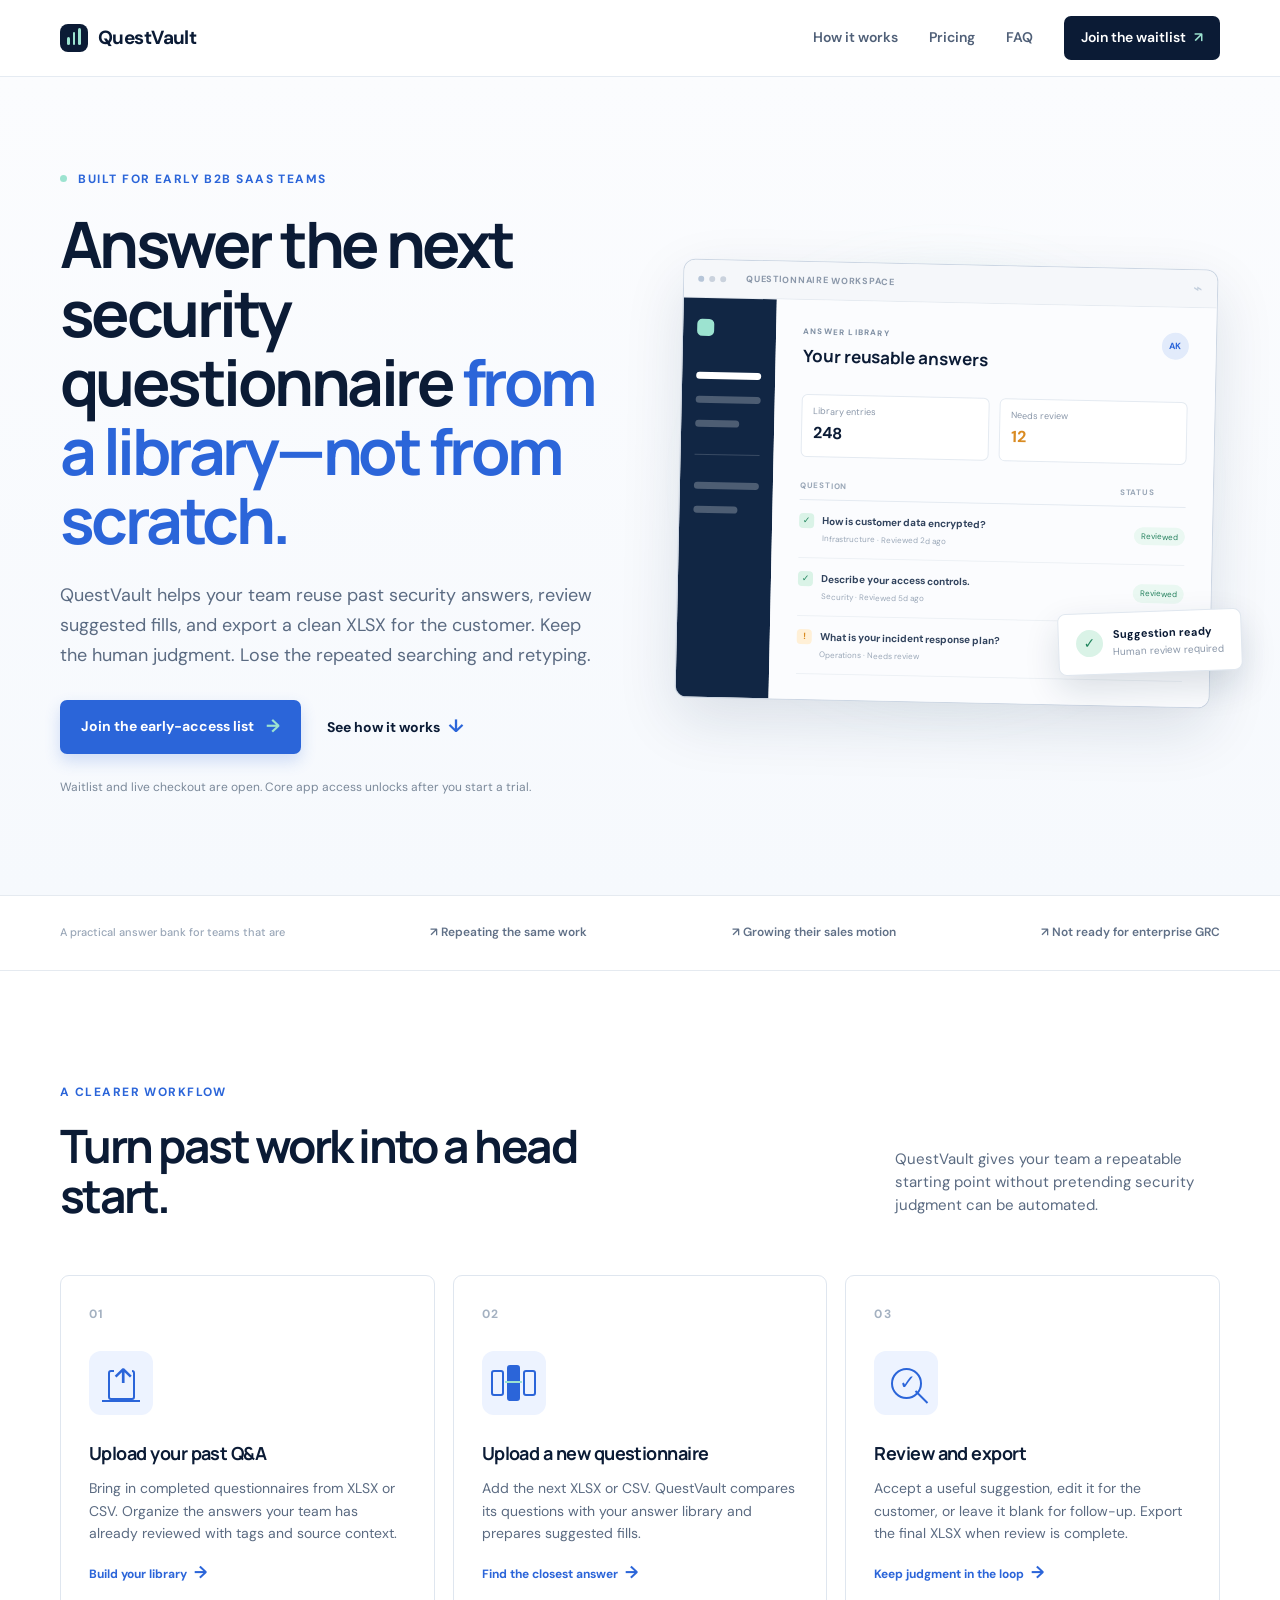
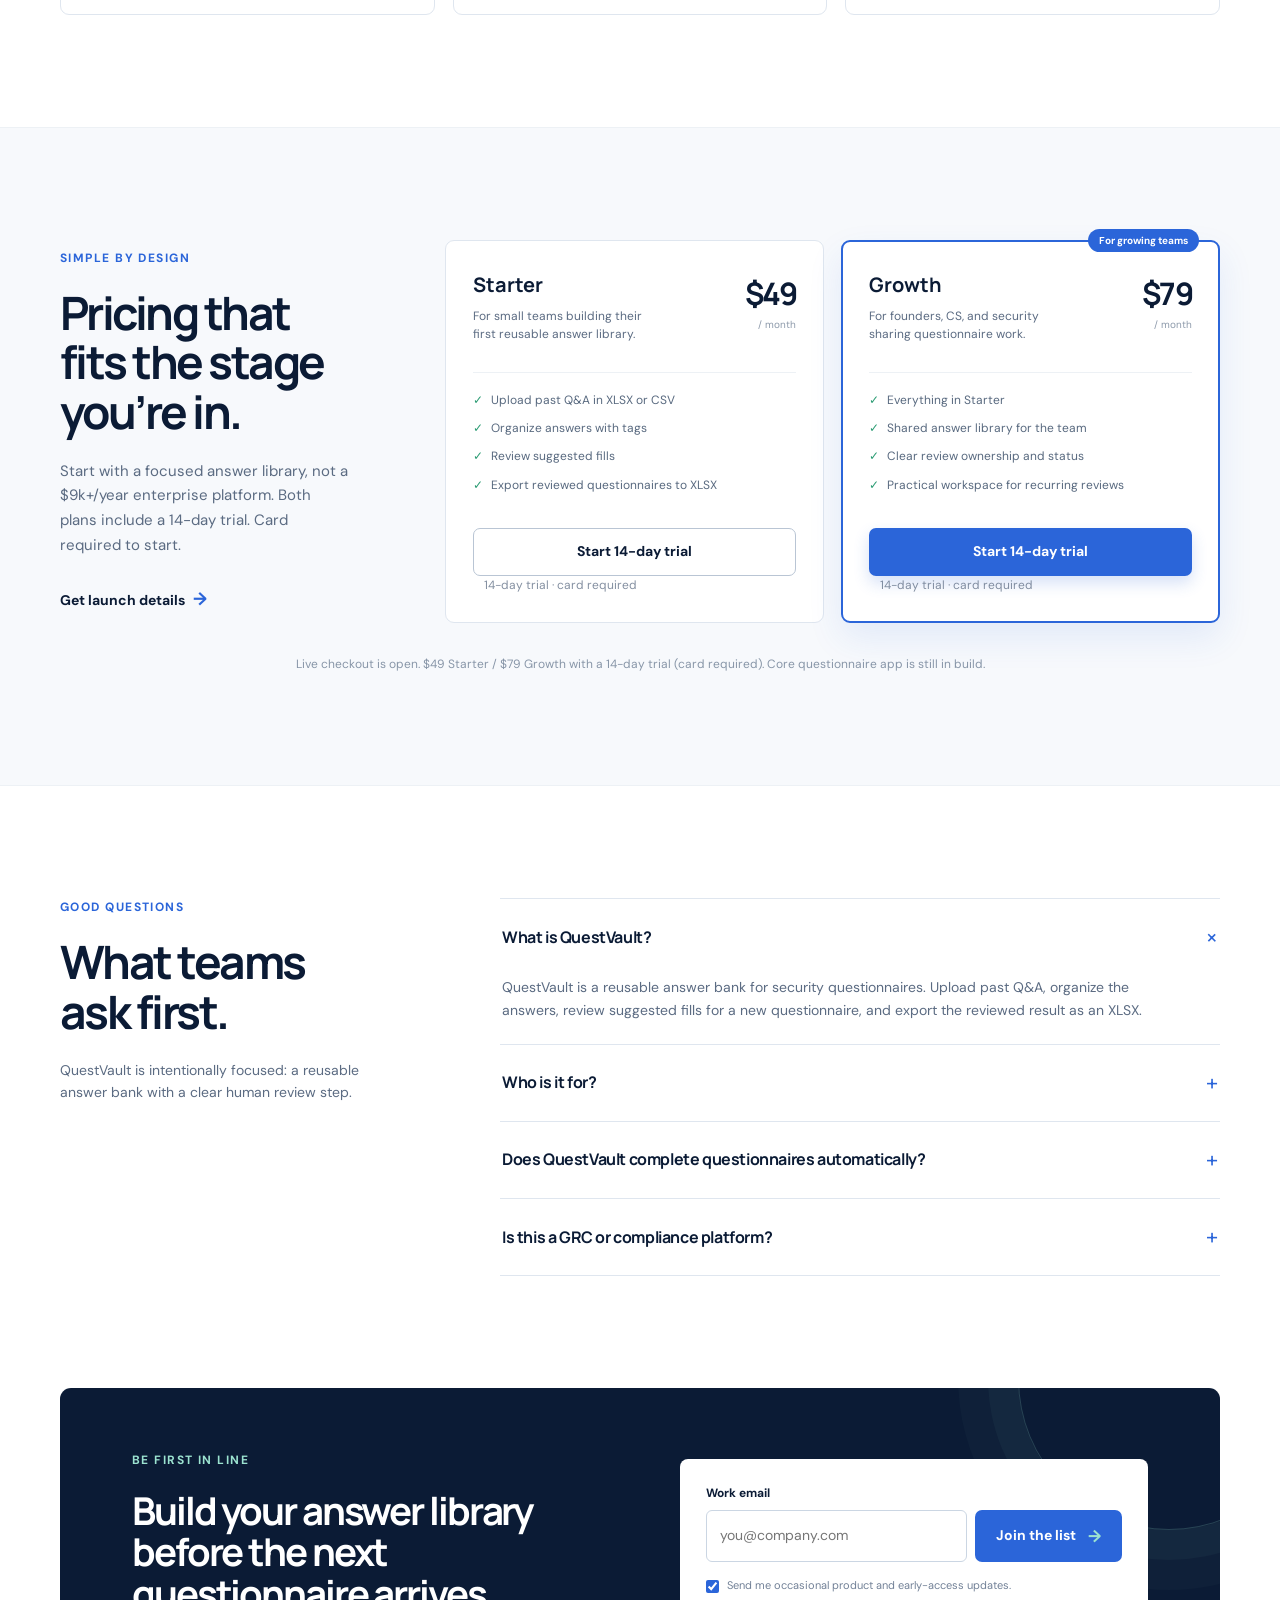
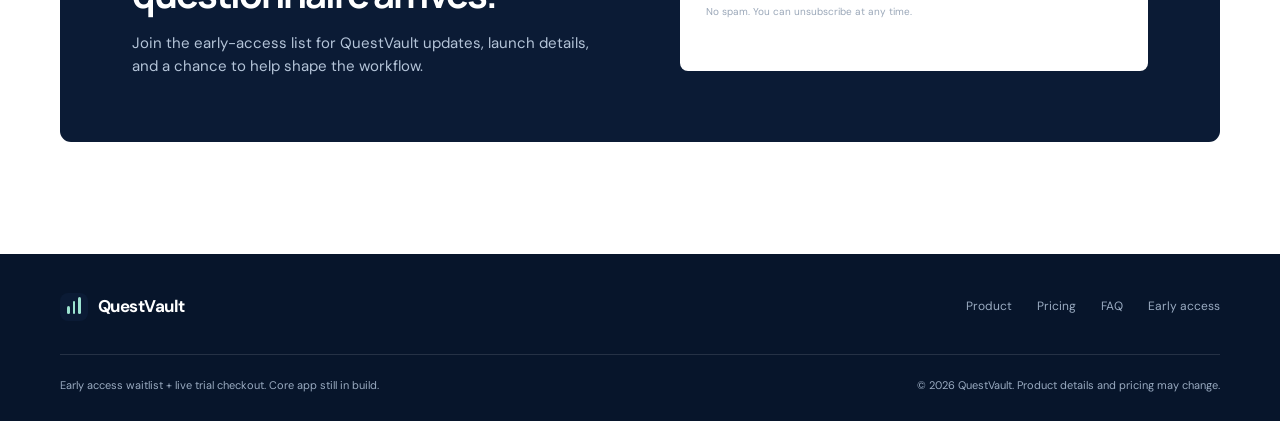
<file: index.html>
<!doctype html>
<html lang="en">
<head>
  <meta charset="utf-8">
  <meta name="viewport" content="width=device-width, initial-scale=1">
  <meta name="theme-color" content="#0b1b35">
  <meta name="description" content="Build a reusable security questionnaire answer bank for your B2B SaaS team. Upload past Q&A, review suggested fills, and export XLSX. Draft product with a 14-day trial.">
  <meta property="og:title" content="Answer the next security questionnaire from a library">
  <meta property="og:description" content="QuestVault helps early B2B SaaS teams reuse reviewed answers, edit suggested fills, and export customer-ready XLSX questionnaires.">
  <meta property="og:type" content="website">
  <title>QuestVault | Reuse answers for security questionnaires</title>
  <link rel="preconnect" href="https://fonts.googleapis.com">
  <link rel="preconnect" href="https://fonts.gstatic.com" crossorigin>
  <link href="https://fonts.googleapis.com/css2?family=DM+Sans:wght@400;500;600;700&family=Manrope:wght@700;800&display=swap" rel="stylesheet">
  <link rel="stylesheet" href="styles.css">
  <script>window.QUESTVAULT_CONFIG = { endpoint: "https://formsubmit.co/ajax/bkissler@vancap.com", provider: "formsubmit" };</script>
  <script src="app.js" defer></script>
</head>
<body>
  <header class="site-header">
    <div class="container nav-wrap">
      <a class="brand" href="#top" aria-label="QuestVault home">
        <span class="brand-mark" aria-hidden="true"><span></span><span></span><span></span></span>
        <span>QuestVault</span>
      </a>
      <button class="menu-toggle" type="button" aria-expanded="false" aria-controls="site-nav"><span class="sr-only">Toggle navigation</span><i></i><i></i><i></i></button>
      <nav id="site-nav" class="site-nav" aria-label="Main navigation">
        <a href="#how-it-works">How it works</a>
        <a href="#pricing">Pricing</a>
        <a href="#faq">FAQ</a>
        <a class="nav-cta" href="#waitlist">Join the waitlist <span aria-hidden="true">↗</span></a>
      </nav>
    </div>
  </header>

  <div id="checkout-banner" class="checkout-banner" hidden role="status" aria-live="polite">
    <div class="container">Thanks — your checkout completed. We’ll email next steps when the app workspace opens. <a href="#waitlist">Stay on the waitlist</a> for launch updates.</div>
  </div>
  <main id="top">
    <section class="hero section-pad">
      <div class="container hero-grid">
        <div class="hero-copy">
          <p class="eyebrow"><span class="eyebrow-dot"></span> Built for early B2B SaaS teams</p>
          <h1>Answer the next security questionnaire <em>from a library—not from scratch.</em></h1>
          <p class="hero-lede">QuestVault helps your team reuse past security answers, review suggested fills, and export a clean XLSX for the customer. Keep the human judgment. Lose the repeated searching and retyping.</p>
          <div class="hero-actions">
            <a class="button button-primary" href="#waitlist">Join the early-access list <span aria-hidden="true">→</span></a>
            <a class="text-link" href="#how-it-works">See how it works <span aria-hidden="true">↓</span></a>
          </div>
          <p class="hero-note">Waitlist and live checkout are open. Core app access unlocks after you start a trial.</p>
        </div>
        <div class="product-visual" aria-label="Illustration of the QuestVault answer library and review workflow">
          <div class="visual-glow"></div>
          <div class="app-window">
            <div class="window-bar"><div class="window-dots"><span></span><span></span><span></span></div><span class="window-label">Questionnaire workspace</span><span class="window-lock">⌁</span></div>
            <div class="window-body">
              <div class="mock-sidebar"><div class="mock-logo"></div><span class="side-line active"></span><span class="side-line"></span><span class="side-line short"></span><span class="side-rule"></span><span class="side-line"></span><span class="side-line short"></span></div>
              <div class="mock-main">
                <div class="mock-heading"><div><span class="mock-kicker">ANSWER LIBRARY</span><strong>Your reusable answers</strong></div><span class="mock-avatar">AK</span></div>
                <div class="mock-stats"><div><span>Library entries</span><b>248</b></div><div><span>Needs review</span><b class="amber">12</b></div></div>
                <div class="mock-table-head"><span>QUESTION</span><span>STATUS</span></div>
                <div class="mock-row"><div class="question-line"><span class="question-icon">✓</span><span><b>How is customer data encrypted?</b><small>Infrastructure · Reviewed 2d ago</small></span></div><span class="status-pill">Reviewed</span></div>
                <div class="mock-row"><div class="question-line"><span class="question-icon">✓</span><span><b>Describe your access controls.</b><small>Security · Reviewed 5d ago</small></span></div><span class="status-pill">Reviewed</span></div>
                <div class="mock-row"><div class="question-line"><span class="question-icon pending">!</span><span><b>What is your incident response plan?</b><small>Operations · Needs review</small></span></div><span class="status-pill pending-pill">Review</span></div>
              </div>
            </div>
          </div>
          <div class="floating-card"><span class="floating-check">✓</span><span><b>Suggestion ready</b><small>Human review required</small></span></div>
        </div>
      </div>
    </section>

    <section class="trust-strip"><div class="container trust-inner"><span class="trust-label">A practical answer bank for teams that are</span><span>↗ Repeating the same work</span><span>↗ Growing their sales motion</span><span>↗ Not ready for enterprise GRC</span></div></section>

    <section id="how-it-works" class="section-pad how-section">
      <div class="container">
        <div class="section-intro"><div><p class="eyebrow">A clearer workflow</p><h2>Turn past work into a head start.</h2></div><p>QuestVault gives your team a repeatable starting point without pretending security judgment can be automated.</p></div>
        <div class="steps-grid">
          <article class="step-card"><div class="step-number">01</div><div class="step-icon upload-icon"><span></span><i></i></div><h3>Upload your past Q&amp;A</h3><p>Bring in completed questionnaires from XLSX or CSV. Organize the answers your team has already reviewed with tags and source context.</p><span class="step-link">Build your library <span>→</span></span></article>
          <article class="step-card"><div class="step-number">02</div><div class="step-icon match-icon"><span></span><span></span><span></span></div><h3>Upload a new questionnaire</h3><p>Add the next XLSX or CSV. QuestVault compares its questions with your answer library and prepares suggested fills.</p><span class="step-link">Find the closest answer <span>→</span></span></article>
          <article class="step-card"><div class="step-number">03</div><div class="step-icon review-icon"><span>✓</span><i></i></div><h3>Review and export</h3><p>Accept a useful suggestion, edit it for the customer, or leave it blank for follow-up. Export the final XLSX when review is complete.</p><span class="step-link">Keep judgment in the loop <span>→</span></span></article>
        </div>
      </div>
    </section>

    <section id="pricing" class="section-pad pricing-section">
      <div class="container pricing-layout"><div class="pricing-copy"><p class="eyebrow">Simple by design</p><h2>Pricing that fits the stage you’re in.</h2><p>Start with a focused answer library, not a $9k+/year enterprise platform. Both plans include a 14-day trial. Card required to start.</p><a class="text-link" href="#waitlist">Get launch details <span aria-hidden="true">→</span></a></div><div class="plans"><article class="plan-card"><div class="plan-top"><div><h3>Starter</h3><p>For small teams building their first reusable answer library.</p></div><div class="price"><strong>$49</strong><span>/ month</span></div></div><ul><li>Upload past Q&amp;A in XLSX or CSV</li><li>Organize answers with tags</li><li>Review suggested fills</li><li>Export reviewed questionnaires to XLSX</li></ul><a class="button button-outline" href="https://buy.stripe.com/dRm00c00D44y7Ovf4D6g800" rel="noopener">Start 14-day trial</a><p class="plan-micro">14-day trial · card required</p></article><article class="plan-card featured"><div class="plan-badge">For growing teams</div><div class="plan-top"><div><h3>Growth</h3><p>For founders, CS, and security sharing questionnaire work.</p></div><div class="price"><strong>$79</strong><span>/ month</span></div></div><ul><li>Everything in Starter</li><li>Shared answer library for the team</li><li>Clear review ownership and status</li><li>Practical workspace for recurring reviews</li></ul><a class="button button-primary" href="https://buy.stripe.com/cNi4gsdRtgRk3yf3lV6g801" rel="noopener">Start 14-day trial</a><p class="plan-micro">14-day trial · card required</p></article></div></div>
      <div class="container"><p class="pricing-note">Live checkout is open. $49 Starter / $79 Growth with a 14-day trial (card required). Core questionnaire app is still in build.</p></div>
    </section>

    <section id="faq" class="section-pad faq-section"><div class="container faq-layout"><div class="faq-heading"><p class="eyebrow">Good questions</p><h2>What teams ask first.</h2><p>QuestVault is intentionally focused: a reusable answer bank with a clear human review step.</p></div><div class="faq-list"><details open><summary>What is QuestVault?<span>+</span></summary><p>QuestVault is a reusable answer bank for security questionnaires. Upload past Q&amp;A, organize the answers, review suggested fills for a new questionnaire, and export the reviewed result as an XLSX.</p></details><details><summary>Who is it for?<span>+</span></summary><p>It is designed for early B2B SaaS teams where a founder, customer success lead, security owner, or small group shares responsibility for customer questionnaires.</p></details><details><summary>Does QuestVault complete questionnaires automatically?<span>+</span></summary><p>No. QuestVault suggests fills from your answer library. A human reviews and edits the answers before export, and your team remains responsible for accuracy.</p></details><details><summary>Is this a GRC or compliance platform?<span>+</span></summary><p>No. QuestVault is a focused questionnaire answer bank. It does not replace a GRC program, security review, legal review, or compliance advice.</p></details></div></div></section>

    <section id="waitlist" class="section-pad waitlist-section"><div class="container waitlist-card"><div class="waitlist-copy"><p class="eyebrow eyebrow-light">Be first in line</p><h2>Build your answer library before the next questionnaire arrives.</h2><p>Join the early-access list for QuestVault updates, launch details, and a chance to help shape the workflow.</p></div><div class="form-panel"><form id="waitlist-form" action="https://formsubmit.co/bkissler@vancap.com" method="POST" novalidate>
              <input type="hidden" name="_subject" value="QuestVault waitlist signup">
              <input type="hidden" name="_template" value="table">
              <input type="hidden" name="_captcha" value="false">
              <input type="hidden" name="_next" value="https://bradkissler-lgtm.github.io/questvault-waitlist-landing/?waitlist=1">
              <input type="text" name="_gotcha" tabindex="-1" autocomplete="off" aria-hidden="true" style="position:absolute;left:-9999px;height:0;width:0;opacity:0;">
              <label for="email">Work email</label>
              <div class="input-row">
                <input id="email" name="email" type="email" autocomplete="email" placeholder="you@company.com" required>
                <button class="button button-light" type="submit">Join the list <span aria-hidden="true">→</span></button>
              </div>
              <label class="consent"><input type="checkbox" name="updates" checked><span>Send me occasional product and early-access updates.</span></label>
              <p class="form-hint">No spam. You can unsubscribe at any time.</p>
              <p id="form-message" class="form-message" role="status" aria-live="polite"></p>
            </form><div id="success-state" class="success-state" hidden><div class="success-icon">✓</div><h3>You’re on the list.</h3><p>Thanks for your interest in QuestVault. We’ll share early-access updates when they’re ready.</p><button type="button" class="text-button" id="reset-form">Add another email</button></div></div></div></section>
  </main>

  <footer class="site-footer"><div class="container footer-top"><a class="brand brand-footer" href="#top"><span class="brand-mark" aria-hidden="true"><span></span><span></span><span></span></span><span>QuestVault</span></a><div class="footer-links"><a href="#how-it-works">Product</a><a href="#pricing">Pricing</a><a href="#faq">FAQ</a><a href="#waitlist">Early access</a></div></div><div class="container footer-bottom"><p>Early access waitlist + live trial checkout. Core app still in build.</p><p>© <span id="current-year">2026</span> QuestVault. Product details and pricing may change.</p></div></footer>
</body>
</html>
</file>
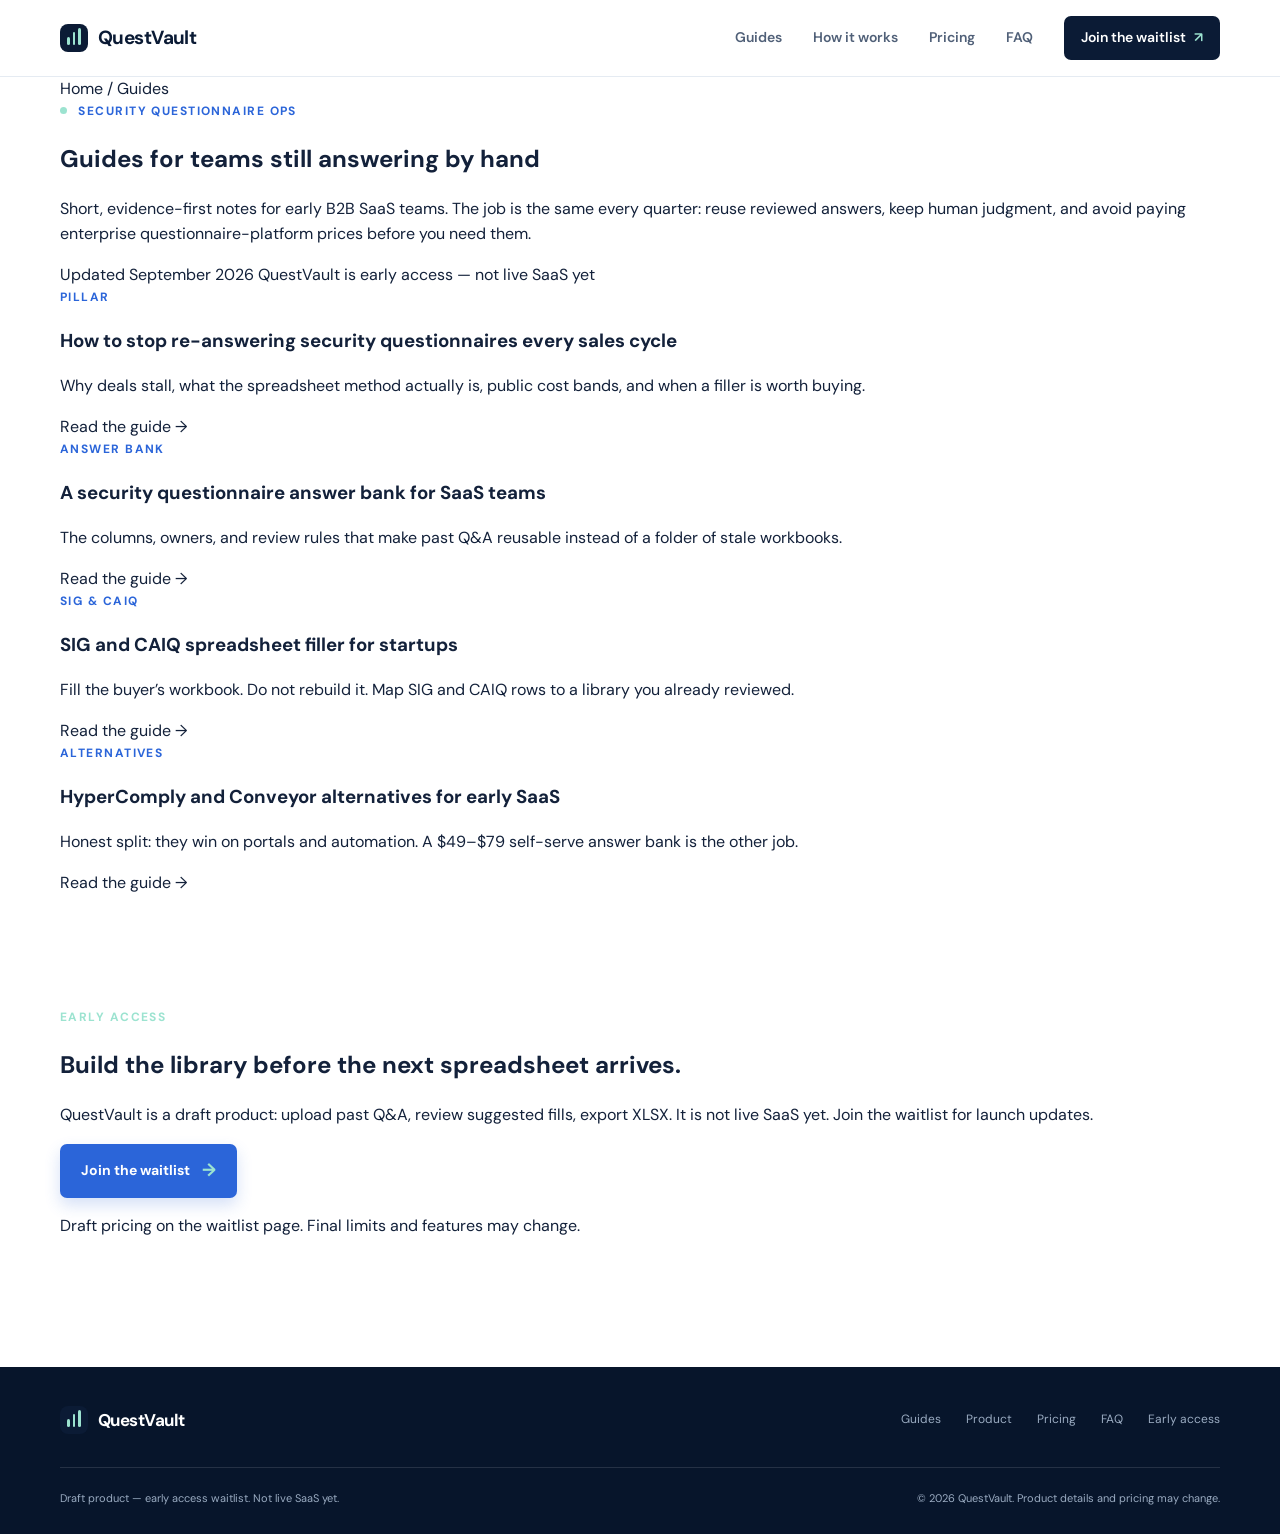
<file: guides/index.html>
<!doctype html>
<html lang="en">
<head>
  <meta charset="utf-8">
  <meta name="viewport" content="width=device-width, initial-scale=1">
  <meta name="theme-color" content="#0b1b35">
  <meta name="description" content="Practical guides for early B2B SaaS teams that need a reusable security questionnaire answer bank—without buying an enterprise GRC platform first.">
  <meta property="og:title" content="Security questionnaire guides | QuestVault">
  <meta property="og:description" content="How to stop re-answering questionnaires every sales cycle, build an answer bank, fill SIG/CAIQ spreadsheets, and compare early-SaaS alternatives.">
  <meta property="og:type" content="website">
  <meta property="og:url" content="https://bradkissler-lgtm.github.io/questvault-waitlist-landing/guides/">
  <link rel="canonical" href="https://bradkissler-lgtm.github.io/questvault-waitlist-landing/guides/">
  <title>Guides | QuestVault</title>
  <link rel="preconnect" href="https://fonts.googleapis.com">
  <link rel="preconnect" href="https://fonts.gstatic.com" crossorigin>
  <link href="https://fonts.googleapis.com/css2?family=DM+Sans:wght@400;500;600;700&family=Manrope:wght@700;800&display=swap" rel="stylesheet">
  <link rel="stylesheet" href="../styles.css">
  <script src="../app.js" defer></script>
</head>
<body>
  <header class="site-header">
    <div class="container nav-wrap">
      <a class="brand" href="../" aria-label="QuestVault home">
        <span class="brand-mark" aria-hidden="true"><span></span><span></span><span></span></span>
        <span>QuestVault</span>
      </a>
      <button class="menu-toggle" type="button" aria-expanded="false" aria-controls="site-nav"><span class="sr-only">Toggle navigation</span><i></i><i></i><i></i></button>
      <nav id="site-nav" class="site-nav" aria-label="Main navigation">
        <a href="./">Guides</a>
        <a href="../#how-it-works">How it works</a>
        <a href="../#pricing">Pricing</a>
        <a href="../#faq">FAQ</a>
        <a class="nav-cta" href="https://bradkissler-lgtm.github.io/questvault-waitlist-landing/?utm_source=seo&amp;utm_medium=organic&amp;utm_campaign=week1_support#waitlist">Join the waitlist <span aria-hidden="true">↗</span></a>
      </nav>
    </div>
  </header>

  <main>
    <section class="guide-hero">
      <div class="container">
        <nav class="breadcrumb" aria-label="Breadcrumb">
          <a href="../">Home</a>
          <span aria-hidden="true">/</span>
          <span>Guides</span>
        </nav>
        <p class="eyebrow"><span class="eyebrow-dot"></span> Security questionnaire ops</p>
        <h1>Guides for teams still answering by hand</h1>
        <p class="guide-lede">Short, evidence-first notes for early B2B SaaS teams. The job is the same every quarter: reuse reviewed answers, keep human judgment, and avoid paying enterprise questionnaire-platform prices before you need them.</p>
        <div class="guide-meta">
          <span>Updated September 2026</span>
          <span>QuestVault is early access — not live SaaS yet</span>
        </div>
      </div>
    </section>

    <section class="guide-index">
      <div class="container">
        <div class="guide-index-grid four">
          <a class="guide-index-card" href="stop-reanswering-security-questionnaires/">
            <p class="eyebrow">Pillar</p>
            <h3>How to stop re-answering security questionnaires every sales cycle</h3>
            <p>Why deals stall, what the spreadsheet method actually is, public cost bands, and when a filler is worth buying.</p>
            <span class="card-link">Read the guide →</span>
          </a>
          <a class="guide-index-card" href="security-questionnaire-answer-bank-for-saas/">
            <p class="eyebrow">Answer bank</p>
            <h3>A security questionnaire answer bank for SaaS teams</h3>
            <p>The columns, owners, and review rules that make past Q&amp;A reusable instead of a folder of stale workbooks.</p>
            <span class="card-link">Read the guide →</span>
          </a>
          <a class="guide-index-card" href="sig-caiq-spreadsheet-filler-for-startups/">
            <p class="eyebrow">SIG &amp; CAIQ</p>
            <h3>SIG and CAIQ spreadsheet filler for startups</h3>
            <p>Fill the buyer’s workbook. Do not rebuild it. Map SIG and CAIQ rows to a library you already reviewed.</p>
            <span class="card-link">Read the guide →</span>
          </a>
          <a class="guide-index-card" href="hypercomply-conveyor-alternatives-early-saas/">
            <p class="eyebrow">Alternatives</p>
            <h3>HyperComply and Conveyor alternatives for early SaaS</h3>
            <p>Honest split: they win on portals and automation. A $49–$79 self-serve answer bank is the other job.</p>
            <span class="card-link">Read the guide →</span>
          </a>
        </div>
      </div>
    </section>

    <section class="section-pad guide-cta-wrap">
      <div class="container">
        <div class="guide-cta-card">
          <p class="eyebrow eyebrow-light">Early access</p>
          <h2>Build the library before the next spreadsheet arrives.</h2>
          <p>QuestVault is a draft product: upload past Q&amp;A, review suggested fills, export XLSX. It is not live SaaS yet. Join the waitlist for launch updates.</p>
          <a class="button button-primary" href="https://bradkissler-lgtm.github.io/questvault-waitlist-landing/?utm_source=seo&amp;utm_medium=organic&amp;utm_campaign=week1_support#waitlist">Join the waitlist <span aria-hidden="true">→</span></a>
          <p class="guide-cta-note">Draft pricing on the waitlist page. Final limits and features may change.</p>
        </div>
      </div>
    </section>
  </main>

  <footer class="site-footer">
    <div class="container footer-top">
      <a class="brand brand-footer" href="../"><span class="brand-mark" aria-hidden="true"><span></span><span></span><span></span></span><span>QuestVault</span></a>
      <div class="footer-links">
        <a href="./">Guides</a>
        <a href="../#how-it-works">Product</a>
        <a href="../#pricing">Pricing</a>
        <a href="../#faq">FAQ</a>
        <a href="https://bradkissler-lgtm.github.io/questvault-waitlist-landing/?utm_source=seo&amp;utm_medium=organic&amp;utm_campaign=week1_support#waitlist">Early access</a>
      </div>
    </div>
    <div class="container footer-bottom">
      <p>Draft product — early access waitlist. Not live SaaS yet.</p>
      <p>© <span id="current-year">2026</span> QuestVault. Product details and pricing may change.</p>
    </div>
  </footer>
</body>
</html>
</file>
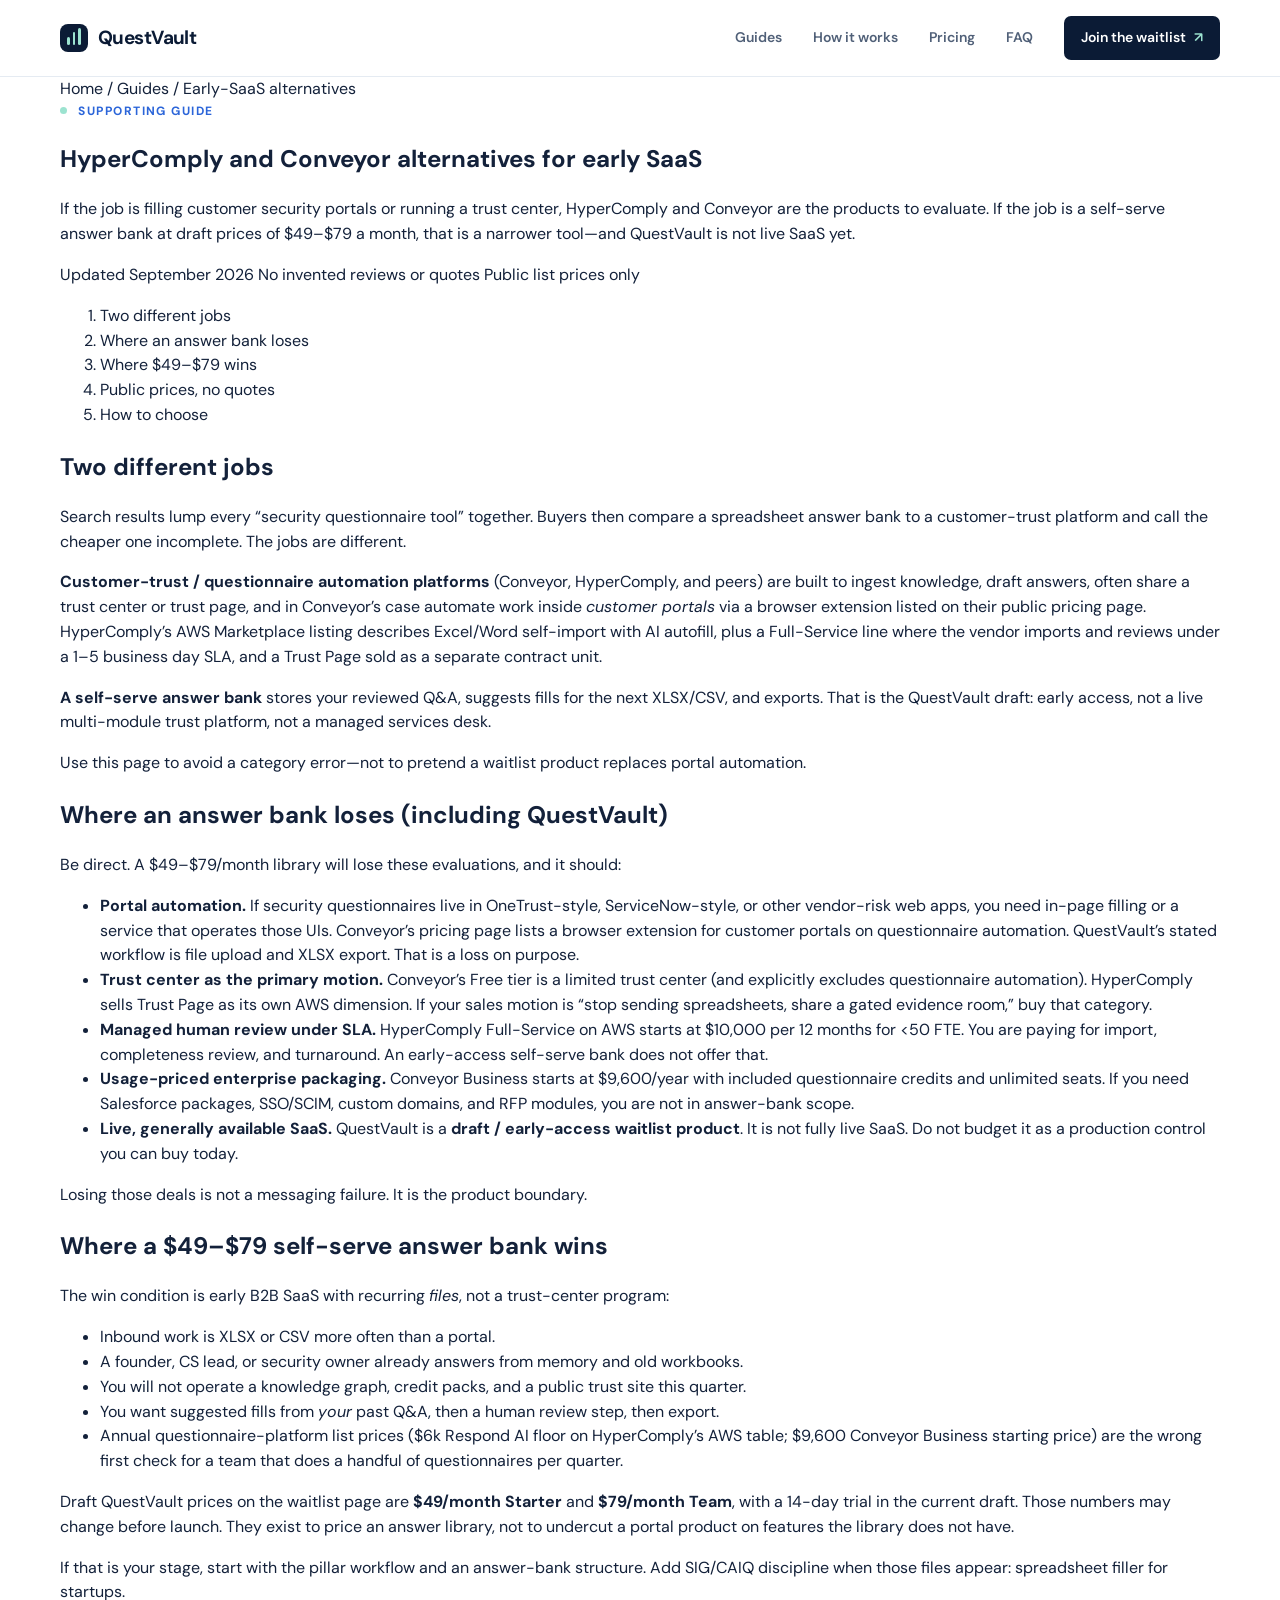
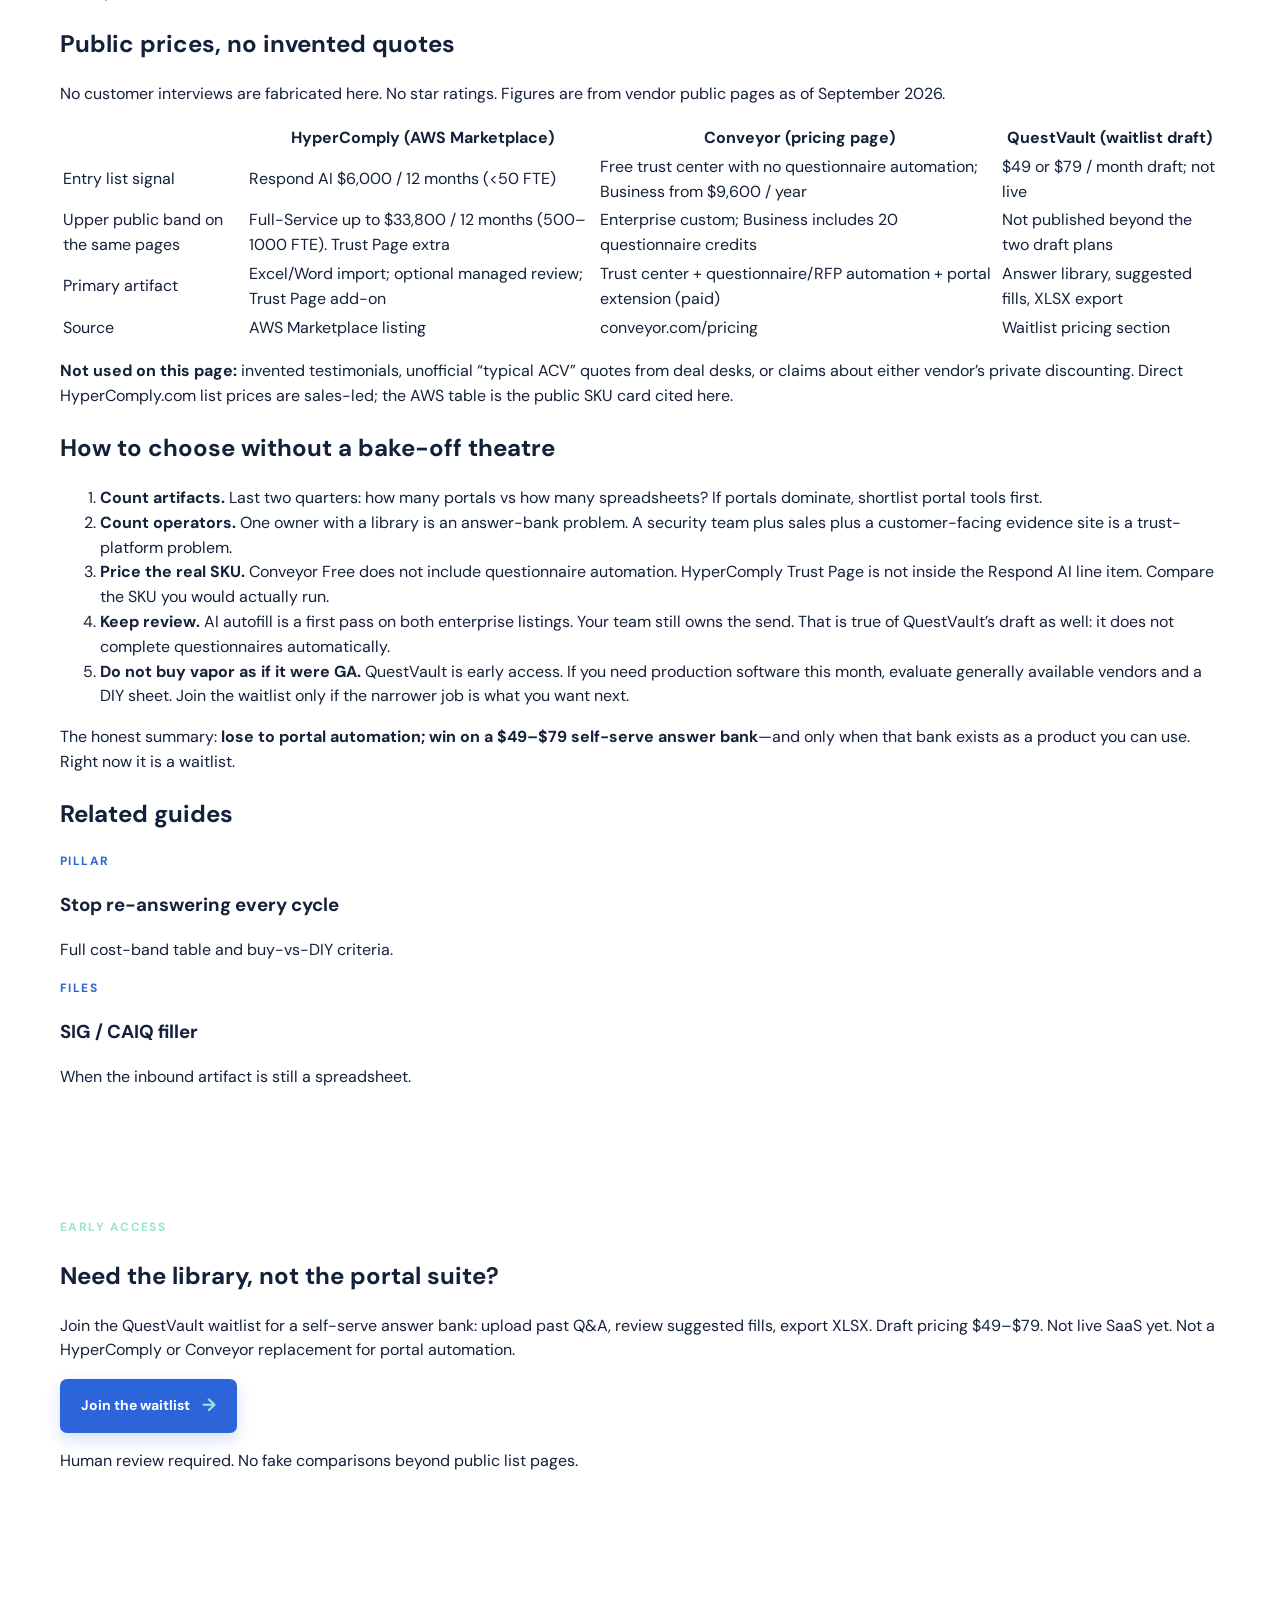
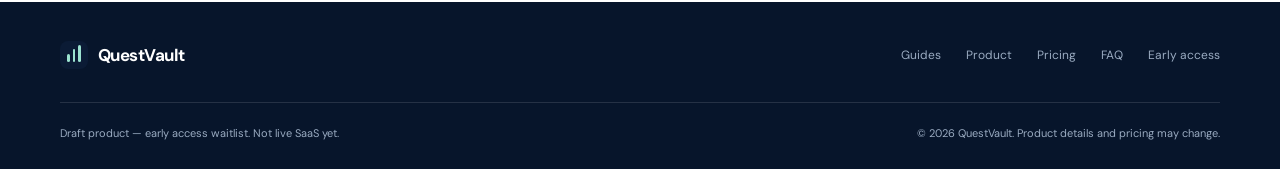
<file: guides/hypercomply-conveyor-alternatives-early-saas/index.html>
<!doctype html>
<html lang="en">
<head>
  <meta charset="utf-8">
  <meta name="viewport" content="width=device-width, initial-scale=1">
  <meta name="theme-color" content="#0b1b35">
  <meta name="description" content="Honest comparison for early SaaS: HyperComply and Conveyor win on portal automation and trust centers. QuestVault is a $49–$79 draft self-serve answer bank—not live SaaS yet.">
  <meta property="og:title" content="HyperComply and Conveyor alternatives for early SaaS">
  <meta property="og:description" content="Public list prices, capability split, and where a self-serve questionnaire answer bank is the right job instead of a $6k–$9.6k+/year suite.">
  <meta property="og:type" content="article">
  <meta property="og:url" content="https://bradkissler-lgtm.github.io/questvault-waitlist-landing/guides/hypercomply-conveyor-alternatives-early-saas/">
  <link rel="canonical" href="https://bradkissler-lgtm.github.io/questvault-waitlist-landing/guides/hypercomply-conveyor-alternatives-early-saas/">
  <title>HyperComply and Conveyor alternatives for early SaaS | QuestVault</title>
  <link rel="preconnect" href="https://fonts.googleapis.com">
  <link rel="preconnect" href="https://fonts.gstatic.com" crossorigin>
  <link href="https://fonts.googleapis.com/css2?family=DM+Sans:wght@400;500;600;700&family=Manrope:wght@700;800&display=swap" rel="stylesheet">
  <link rel="stylesheet" href="../../styles.css">
  <script src="../../app.js" defer></script>
  <script type="application/ld+json">
  {"@context":"https://schema.org","@type":"Article","headline":"HyperComply and Conveyor alternatives for early SaaS","dateModified":"2026-09-18","publisher":{"@type":"Organization","name":"QuestVault"}}
  </script>
</head>
<body>
  <header class="site-header">
    <div class="container nav-wrap">
      <a class="brand" href="../../" aria-label="QuestVault home">
        <span class="brand-mark" aria-hidden="true"><span></span><span></span><span></span></span>
        <span>QuestVault</span>
      </a>
      <button class="menu-toggle" type="button" aria-expanded="false" aria-controls="site-nav"><span class="sr-only">Toggle navigation</span><i></i><i></i><i></i></button>
      <nav id="site-nav" class="site-nav" aria-label="Main navigation">
        <a href="../">Guides</a>
        <a href="../../#how-it-works">How it works</a>
        <a href="../../#pricing">Pricing</a>
        <a href="../../#faq">FAQ</a>
        <a class="nav-cta" href="https://bradkissler-lgtm.github.io/questvault-waitlist-landing/?utm_source=seo&amp;utm_medium=organic&amp;utm_campaign=week1_support#waitlist">Join the waitlist <span aria-hidden="true">↗</span></a>
      </nav>
    </div>
  </header>

  <main>
    <section class="guide-hero">
      <div class="container">
        <nav class="breadcrumb" aria-label="Breadcrumb">
          <a href="../../">Home</a>
          <span aria-hidden="true">/</span>
          <a href="../">Guides</a>
          <span aria-hidden="true">/</span>
          <span>Early-SaaS alternatives</span>
        </nav>
        <p class="eyebrow"><span class="eyebrow-dot"></span> Supporting guide</p>
        <h1>HyperComply and Conveyor alternatives for early SaaS</h1>
        <p class="guide-lede">If the job is filling customer security portals or running a trust center, HyperComply and Conveyor are the products to evaluate. If the job is a self-serve answer bank at draft prices of $49–$79 a month, that is a narrower tool—and QuestVault is not live SaaS yet.</p>
        <div class="guide-meta">
          <span>Updated September 2026</span>
          <span>No invented reviews or quotes</span>
          <span>Public list prices only</span>
        </div>
      </div>
    </section>

    <article class="container guide-article">
      <ol class="guide-toc" aria-label="On this page">
        <li><a href="#jobs">Two different jobs</a></li>
        <li><a href="#where-we-lose">Where an answer bank loses</a></li>
        <li><a href="#where-we-win">Where $49–$79 wins</a></li>
        <li><a href="#public-prices">Public prices, no quotes</a></li>
        <li><a href="#how-to-choose">How to choose</a></li>
      </ol>

      <h2 id="jobs">Two different jobs</h2>
      <p>Search results lump every “security questionnaire tool” together. Buyers then compare a spreadsheet answer bank to a customer-trust platform and call the cheaper one incomplete. The jobs are different.</p>
      <p><strong>Customer-trust / questionnaire automation platforms</strong> (Conveyor, HyperComply, and peers) are built to ingest knowledge, draft answers, often share a trust center or trust page, and in Conveyor’s case automate work inside <em>customer portals</em> via a browser extension listed on their public pricing page. HyperComply’s AWS Marketplace listing describes Excel/Word self-import with AI autofill, plus a Full-Service line where the vendor imports and reviews under a 1–5 business day SLA, and a Trust Page sold as a separate contract unit.</p>
      <p><strong>A self-serve answer bank</strong> stores your reviewed Q&amp;A, suggests fills for the next XLSX/CSV, and exports. That is the QuestVault draft: early access, not a live multi-module trust platform, not a managed services desk.</p>
      <p>Use this page to avoid a category error—not to pretend a waitlist product replaces portal automation.</p>

      <h2 id="where-we-lose">Where an answer bank loses (including QuestVault)</h2>
      <p>Be direct. A $49–$79/month library will lose these evaluations, and it should:</p>
      <ul>
        <li><strong>Portal automation.</strong> If security questionnaires live in OneTrust-style, ServiceNow-style, or other vendor-risk web apps, you need in-page filling or a service that operates those UIs. Conveyor’s pricing page lists a browser extension for customer portals on questionnaire automation. QuestVault’s stated workflow is file upload and XLSX export. That is a loss on purpose.</li>
        <li><strong>Trust center as the primary motion.</strong> Conveyor’s Free tier is a limited trust center (and explicitly excludes questionnaire automation). HyperComply sells Trust Page as its own AWS dimension. If your sales motion is “stop sending spreadsheets, share a gated evidence room,” buy that category.</li>
        <li><strong>Managed human review under SLA.</strong> HyperComply Full-Service on AWS starts at $10,000 per 12 months for &lt;50 FTE. You are paying for import, completeness review, and turnaround. An early-access self-serve bank does not offer that.</li>
        <li><strong>Usage-priced enterprise packaging.</strong> Conveyor Business starts at $9,600/year with included questionnaire credits and unlimited seats. If you need Salesforce packages, SSO/SCIM, custom domains, and RFP modules, you are not in answer-bank scope.</li>
        <li><strong>Live, generally available SaaS.</strong> QuestVault is a <strong>draft / early-access waitlist product</strong>. It is not fully live SaaS. Do not budget it as a production control you can buy today.</li>
      </ul>
      <p>Losing those deals is not a messaging failure. It is the product boundary.</p>

      <h2 id="where-we-win">Where a $49–$79 self-serve answer bank wins</h2>
      <p>The win condition is early B2B SaaS with recurring <em>files</em>, not a trust-center program:</p>
      <ul>
        <li>Inbound work is XLSX or CSV more often than a portal.</li>
        <li>A founder, CS lead, or security owner already answers from memory and old workbooks.</li>
        <li>You will not operate a knowledge graph, credit packs, and a public trust site this quarter.</li>
        <li>You want suggested fills from <em>your</em> past Q&amp;A, then a human review step, then export.</li>
        <li>Annual questionnaire-platform list prices ($6k Respond AI floor on HyperComply’s AWS table; $9,600 Conveyor Business starting price) are the wrong first check for a team that does a handful of questionnaires per quarter.</li>
      </ul>
      <p>Draft QuestVault prices on the waitlist page are <strong>$49/month Starter</strong> and <strong>$79/month Team</strong>, with a 14-day trial in the current draft. Those numbers may change before launch. They exist to price an answer library, not to undercut a portal product on features the library does not have.</p>
      <p>If that is your stage, start with the <a href="../stop-reanswering-security-questionnaires/">pillar workflow</a> and an <a href="../security-questionnaire-answer-bank-for-saas/">answer-bank structure</a>. Add SIG/CAIQ discipline when those files appear: <a href="../sig-caiq-spreadsheet-filler-for-startups/">spreadsheet filler for startups</a>.</p>

      <h2 id="public-prices">Public prices, no invented quotes</h2>
      <p>No customer interviews are fabricated here. No star ratings. Figures are from vendor public pages as of September 2026.</p>
      <div class="table-wrap">
        <table>
          <thead>
            <tr>
              <th></th>
              <th>HyperComply (AWS Marketplace)</th>
              <th>Conveyor (pricing page)</th>
              <th>QuestVault (waitlist draft)</th>
            </tr>
          </thead>
          <tbody>
            <tr>
              <td>Entry list signal</td>
              <td>Respond AI $6,000 / 12 months (&lt;50 FTE)</td>
              <td>Free trust center with no questionnaire automation; Business from $9,600 / year</td>
              <td>$49 or $79 / month draft; not live</td>
            </tr>
            <tr>
              <td>Upper public band on the same pages</td>
              <td>Full-Service up to $33,800 / 12 months (500–1000 FTE). Trust Page extra</td>
              <td>Enterprise custom; Business includes 20 questionnaire credits</td>
              <td>Not published beyond the two draft plans</td>
            </tr>
            <tr>
              <td>Primary artifact</td>
              <td>Excel/Word import; optional managed review; Trust Page add-on</td>
              <td>Trust center + questionnaire/RFP automation + portal extension (paid)</td>
              <td>Answer library, suggested fills, XLSX export</td>
            </tr>
            <tr>
              <td>Source</td>
              <td><a href="https://aws.amazon.com/marketplace/pp/prodview-v4iwswtkpxj6k">AWS Marketplace listing</a></td>
              <td><a href="https://www.conveyor.com/pricing">conveyor.com/pricing</a></td>
              <td><a href="https://bradkissler-lgtm.github.io/questvault-waitlist-landing/#pricing">Waitlist pricing section</a></td>
            </tr>
          </tbody>
        </table>
      </div>
      <div class="source-box">
        <p><strong>Not used on this page:</strong> invented testimonials, unofficial “typical ACV” quotes from deal desks, or claims about either vendor’s private discounting. Direct HyperComply.com list prices are sales-led; the AWS table is the public SKU card cited here.</p>
      </div>

      <h2 id="how-to-choose">How to choose without a bake-off theatre</h2>
      <ol>
        <li><strong>Count artifacts.</strong> Last two quarters: how many portals vs how many spreadsheets? If portals dominate, shortlist portal tools first.</li>
        <li><strong>Count operators.</strong> One owner with a library is an answer-bank problem. A security team plus sales plus a customer-facing evidence site is a trust-platform problem.</li>
        <li><strong>Price the real SKU.</strong> Conveyor Free does not include questionnaire automation. HyperComply Trust Page is not inside the Respond AI line item. Compare the SKU you would actually run.</li>
        <li><strong>Keep review.</strong> AI autofill is a first pass on both enterprise listings. Your team still owns the send. That is true of QuestVault’s draft as well: it does not complete questionnaires automatically.</li>
        <li><strong>Do not buy vapor as if it were GA.</strong> QuestVault is early access. If you need production software this month, evaluate generally available vendors and a DIY sheet. Join the waitlist only if the narrower job is what you want next.</li>
      </ol>
      <p>The honest summary: <strong>lose to portal automation; win on a $49–$79 self-serve answer bank</strong>—and only when that bank exists as a product you can use. Right now it is a waitlist.</p>

      <div class="related-block">
        <h2>Related guides</h2>
        <div class="related-grid">
          <a class="related-card" href="../stop-reanswering-security-questionnaires/">
            <p class="eyebrow">Pillar</p>
            <h3>Stop re-answering every cycle</h3>
            <p>Full cost-band table and buy-vs-DIY criteria.</p>
          </a>
          <a class="related-card" href="../sig-caiq-spreadsheet-filler-for-startups/">
            <p class="eyebrow">Files</p>
            <h3>SIG / CAIQ filler</h3>
            <p>When the inbound artifact is still a spreadsheet.</p>
          </a>
        </div>
      </div>
    </article>

    <section class="section-pad guide-cta-wrap">
      <div class="container">
        <div class="guide-cta-card">
          <p class="eyebrow eyebrow-light">Early access</p>
          <h2>Need the library, not the portal suite?</h2>
          <p>Join the QuestVault waitlist for a self-serve answer bank: upload past Q&amp;A, review suggested fills, export XLSX. Draft pricing $49–$79. Not live SaaS yet. Not a HyperComply or Conveyor replacement for portal automation.</p>
          <a class="button button-primary" href="https://bradkissler-lgtm.github.io/questvault-waitlist-landing/?utm_source=seo&amp;utm_medium=organic&amp;utm_campaign=week1_support#waitlist">Join the waitlist <span aria-hidden="true">→</span></a>
          <p class="guide-cta-note">Human review required. No fake comparisons beyond public list pages.</p>
        </div>
      </div>
    </section>
  </main>

  <footer class="site-footer">
    <div class="container footer-top">
      <a class="brand brand-footer" href="../../"><span class="brand-mark" aria-hidden="true"><span></span><span></span><span></span></span><span>QuestVault</span></a>
      <div class="footer-links">
        <a href="../">Guides</a>
        <a href="../../#how-it-works">Product</a>
        <a href="../../#pricing">Pricing</a>
        <a href="../../#faq">FAQ</a>
        <a href="https://bradkissler-lgtm.github.io/questvault-waitlist-landing/?utm_source=seo&amp;utm_medium=organic&amp;utm_campaign=week1_support#waitlist">Early access</a>
      </div>
    </div>
    <div class="container footer-bottom">
      <p>Draft product — early access waitlist. Not live SaaS yet.</p>
      <p>© <span id="current-year">2026</span> QuestVault. Product details and pricing may change.</p>
    </div>
  </footer>
</body>
</html>
</file>
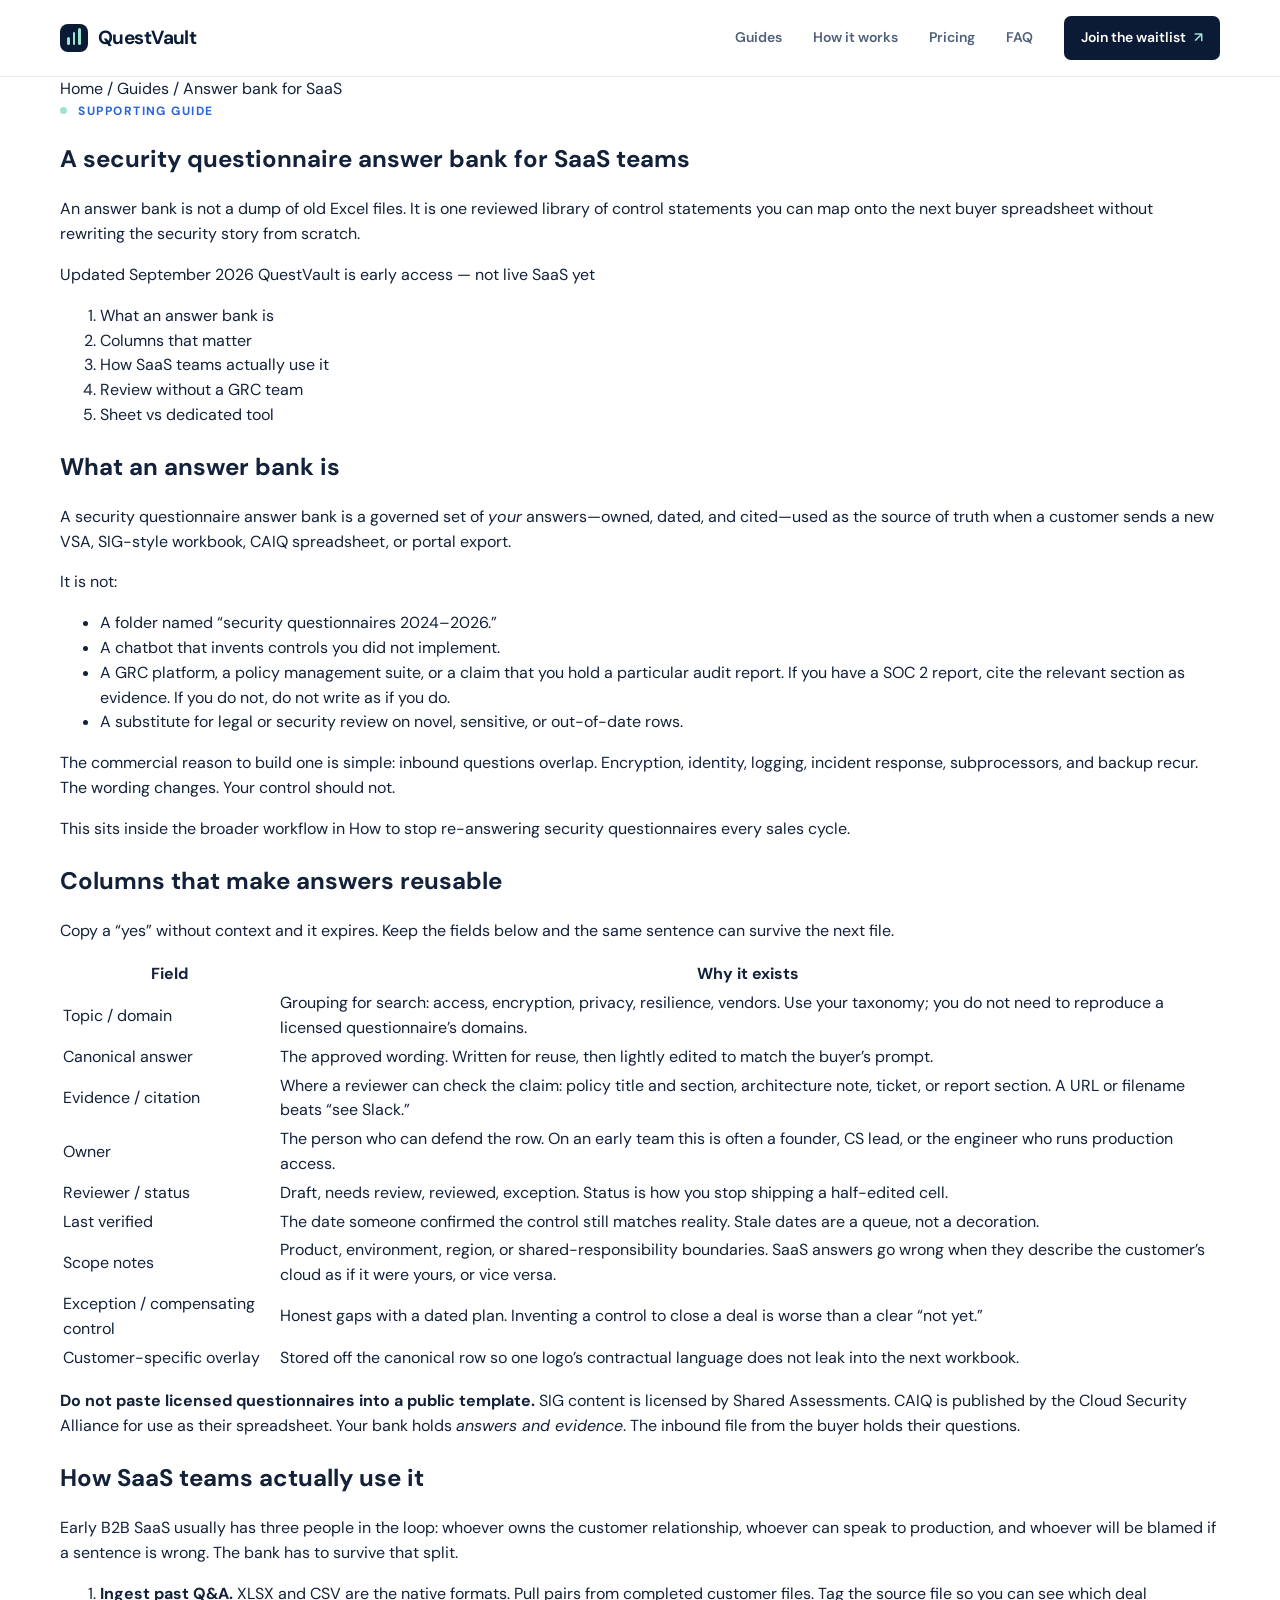
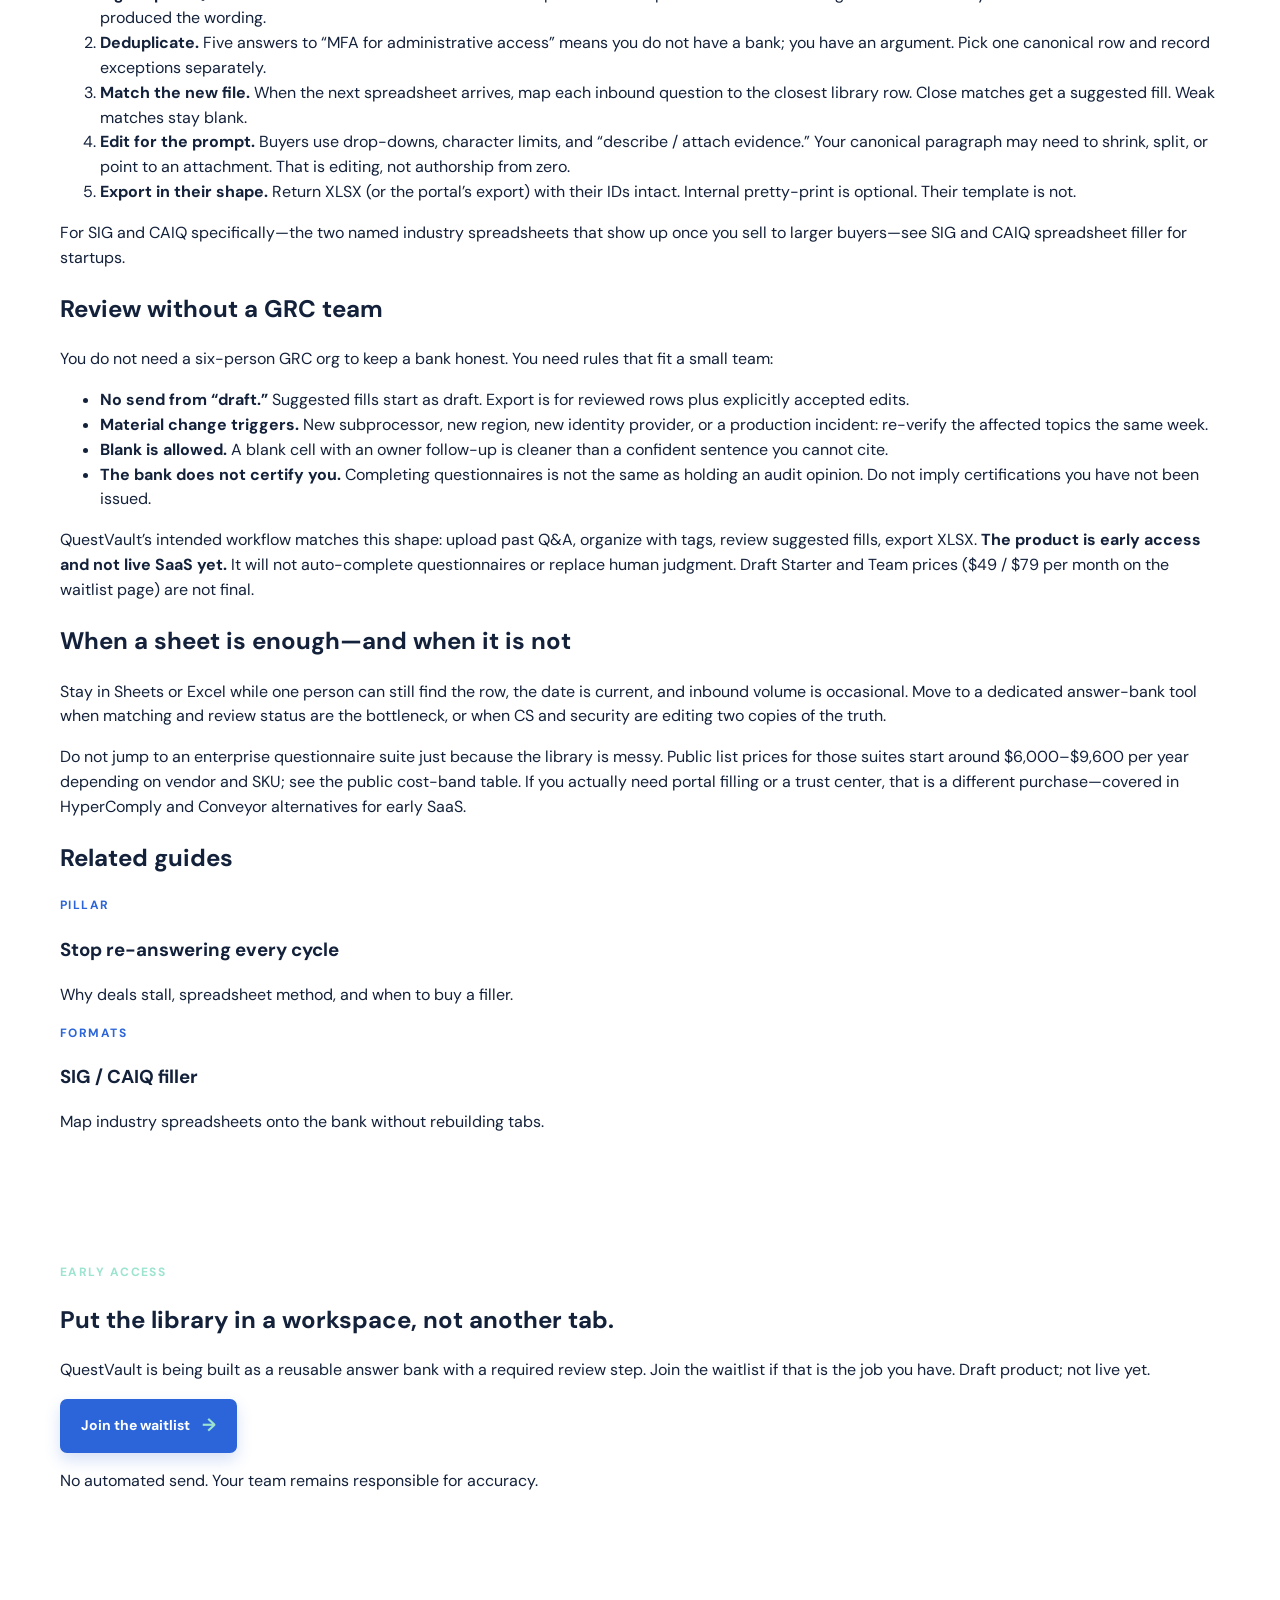
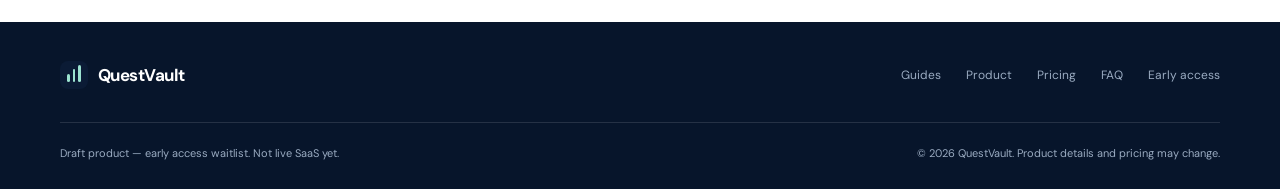
<file: guides/security-questionnaire-answer-bank-for-saas/index.html>
<!doctype html>
<html lang="en">
<head>
  <meta charset="utf-8">
  <meta name="viewport" content="width=device-width, initial-scale=1">
  <meta name="theme-color" content="#0b1b35">
  <meta name="description" content="How early B2B SaaS teams build a security questionnaire answer bank: canonical answers, evidence pointers, owners, review status, and mapping into the buyer’s file.">
  <meta property="og:title" content="A security questionnaire answer bank for SaaS teams">
  <meta property="og:description" content="The library structure that stops copy-paste from stale workbooks—without claiming a GRC platform or a live product you do not have yet.">
  <meta property="og:type" content="article">
  <meta property="og:url" content="https://bradkissler-lgtm.github.io/questvault-waitlist-landing/guides/security-questionnaire-answer-bank-for-saas/">
  <link rel="canonical" href="https://bradkissler-lgtm.github.io/questvault-waitlist-landing/guides/security-questionnaire-answer-bank-for-saas/">
  <title>A security questionnaire answer bank for SaaS teams | QuestVault</title>
  <link rel="preconnect" href="https://fonts.googleapis.com">
  <link rel="preconnect" href="https://fonts.gstatic.com" crossorigin>
  <link href="https://fonts.googleapis.com/css2?family=DM+Sans:wght@400;500;600;700&family=Manrope:wght@700;800&display=swap" rel="stylesheet">
  <link rel="stylesheet" href="../../styles.css">
  <script src="../../app.js" defer></script>
  <script type="application/ld+json">
  {"@context":"https://schema.org","@type":"Article","headline":"A security questionnaire answer bank for SaaS teams","dateModified":"2026-09-18","publisher":{"@type":"Organization","name":"QuestVault"}}
  </script>
</head>
<body>
  <header class="site-header">
    <div class="container nav-wrap">
      <a class="brand" href="../../" aria-label="QuestVault home">
        <span class="brand-mark" aria-hidden="true"><span></span><span></span><span></span></span>
        <span>QuestVault</span>
      </a>
      <button class="menu-toggle" type="button" aria-expanded="false" aria-controls="site-nav"><span class="sr-only">Toggle navigation</span><i></i><i></i><i></i></button>
      <nav id="site-nav" class="site-nav" aria-label="Main navigation">
        <a href="../">Guides</a>
        <a href="../../#how-it-works">How it works</a>
        <a href="../../#pricing">Pricing</a>
        <a href="../../#faq">FAQ</a>
        <a class="nav-cta" href="https://bradkissler-lgtm.github.io/questvault-waitlist-landing/?utm_source=seo&amp;utm_medium=organic&amp;utm_campaign=week1_support#waitlist">Join the waitlist <span aria-hidden="true">↗</span></a>
      </nav>
    </div>
  </header>

  <main>
    <section class="guide-hero">
      <div class="container">
        <nav class="breadcrumb" aria-label="Breadcrumb">
          <a href="../../">Home</a>
          <span aria-hidden="true">/</span>
          <a href="../">Guides</a>
          <span aria-hidden="true">/</span>
          <span>Answer bank for SaaS</span>
        </nav>
        <p class="eyebrow"><span class="eyebrow-dot"></span> Supporting guide</p>
        <h1>A security questionnaire answer bank for SaaS teams</h1>
        <p class="guide-lede">An answer bank is not a dump of old Excel files. It is one reviewed library of control statements you can map onto the next buyer spreadsheet without rewriting the security story from scratch.</p>
        <div class="guide-meta">
          <span>Updated September 2026</span>
          <span>QuestVault is early access — not live SaaS yet</span>
        </div>
      </div>
    </section>

    <article class="container guide-article">
      <ol class="guide-toc" aria-label="On this page">
        <li><a href="#what-it-is">What an answer bank is</a></li>
        <li><a href="#columns">Columns that matter</a></li>
        <li><a href="#saas-shape">How SaaS teams actually use it</a></li>
        <li><a href="#governance">Review without a GRC team</a></li>
        <li><a href="#sheet-or-tool">Sheet vs dedicated tool</a></li>
      </ol>

      <h2 id="what-it-is">What an answer bank is</h2>
      <p>A security questionnaire answer bank is a governed set of <em>your</em> answers—owned, dated, and cited—used as the source of truth when a customer sends a new VSA, SIG-style workbook, CAIQ spreadsheet, or portal export.</p>
      <p>It is not:</p>
      <ul>
        <li>A folder named “security questionnaires 2024–2026.”</li>
        <li>A chatbot that invents controls you did not implement.</li>
        <li>A GRC platform, a policy management suite, or a claim that you hold a particular audit report. If you have a SOC 2 report, cite the relevant section as evidence. If you do not, do not write as if you do.</li>
        <li>A substitute for legal or security review on novel, sensitive, or out-of-date rows.</li>
      </ul>
      <p>The commercial reason to build one is simple: inbound questions overlap. Encryption, identity, logging, incident response, subprocessors, and backup recur. The wording changes. Your control should not.</p>
      <p>This sits inside the broader workflow in <a href="../stop-reanswering-security-questionnaires/">How to stop re-answering security questionnaires every sales cycle</a>.</p>

      <h2 id="columns">Columns that make answers reusable</h2>
      <p>Copy a “yes” without context and it expires. Keep the fields below and the same sentence can survive the next file.</p>
      <div class="table-wrap">
        <table>
          <thead>
            <tr>
              <th>Field</th>
              <th>Why it exists</th>
            </tr>
          </thead>
          <tbody>
            <tr>
              <td>Topic / domain</td>
              <td>Grouping for search: access, encryption, privacy, resilience, vendors. Use your taxonomy; you do not need to reproduce a licensed questionnaire’s domains.</td>
            </tr>
            <tr>
              <td>Canonical answer</td>
              <td>The approved wording. Written for reuse, then lightly edited to match the buyer’s prompt.</td>
            </tr>
            <tr>
              <td>Evidence / citation</td>
              <td>Where a reviewer can check the claim: policy title and section, architecture note, ticket, or report section. A URL or filename beats “see Slack.”</td>
            </tr>
            <tr>
              <td>Owner</td>
              <td>The person who can defend the row. On an early team this is often a founder, CS lead, or the engineer who runs production access.</td>
            </tr>
            <tr>
              <td>Reviewer / status</td>
              <td>Draft, needs review, reviewed, exception. Status is how you stop shipping a half-edited cell.</td>
            </tr>
            <tr>
              <td>Last verified</td>
              <td>The date someone confirmed the control still matches reality. Stale dates are a queue, not a decoration.</td>
            </tr>
            <tr>
              <td>Scope notes</td>
              <td>Product, environment, region, or shared-responsibility boundaries. SaaS answers go wrong when they describe the customer’s cloud as if it were yours, or vice versa.</td>
            </tr>
            <tr>
              <td>Exception / compensating control</td>
              <td>Honest gaps with a dated plan. Inventing a control to close a deal is worse than a clear “not yet.”</td>
            </tr>
            <tr>
              <td>Customer-specific overlay</td>
              <td>Stored off the canonical row so one logo’s contractual language does not leak into the next workbook.</td>
            </tr>
          </tbody>
        </table>
      </div>
      <div class="guide-note">
        <p><strong>Do not paste licensed questionnaires into a public template.</strong> SIG content is licensed by Shared Assessments. CAIQ is published by the Cloud Security Alliance for use as their spreadsheet. Your bank holds <em>answers and evidence</em>. The inbound file from the buyer holds their questions.</p>
      </div>

      <h2 id="saas-shape">How SaaS teams actually use it</h2>
      <p>Early B2B SaaS usually has three people in the loop: whoever owns the customer relationship, whoever can speak to production, and whoever will be blamed if a sentence is wrong. The bank has to survive that split.</p>
      <ol>
        <li><strong>Ingest past Q&amp;A.</strong> XLSX and CSV are the native formats. Pull pairs from completed customer files. Tag the source file so you can see which deal produced the wording.</li>
        <li><strong>Deduplicate.</strong> Five answers to “MFA for administrative access” means you do not have a bank; you have an argument. Pick one canonical row and record exceptions separately.</li>
        <li><strong>Match the new file.</strong> When the next spreadsheet arrives, map each inbound question to the closest library row. Close matches get a suggested fill. Weak matches stay blank.</li>
        <li><strong>Edit for the prompt.</strong> Buyers use drop-downs, character limits, and “describe / attach evidence.” Your canonical paragraph may need to shrink, split, or point to an attachment. That is editing, not authorship from zero.</li>
        <li><strong>Export in their shape.</strong> Return XLSX (or the portal’s export) with their IDs intact. Internal pretty-print is optional. Their template is not.</li>
      </ol>
      <p>For SIG and CAIQ specifically—the two named industry spreadsheets that show up once you sell to larger buyers—see <a href="../sig-caiq-spreadsheet-filler-for-startups/">SIG and CAIQ spreadsheet filler for startups</a>.</p>

      <h2 id="governance">Review without a GRC team</h2>
      <p>You do not need a six-person GRC org to keep a bank honest. You need rules that fit a small team:</p>
      <ul>
        <li><strong>No send from “draft.”</strong> Suggested fills start as draft. Export is for reviewed rows plus explicitly accepted edits.</li>
        <li><strong>Material change triggers.</strong> New subprocessor, new region, new identity provider, or a production incident: re-verify the affected topics the same week.</li>
        <li><strong>Blank is allowed.</strong> A blank cell with an owner follow-up is cleaner than a confident sentence you cannot cite.</li>
        <li><strong>The bank does not certify you.</strong> Completing questionnaires is not the same as holding an audit opinion. Do not imply certifications you have not been issued.</li>
      </ul>
      <p>QuestVault’s intended workflow matches this shape: upload past Q&amp;A, organize with tags, review suggested fills, export XLSX. <strong>The product is early access and not live SaaS yet.</strong> It will not auto-complete questionnaires or replace human judgment. Draft Starter and Team prices ($49 / $79 per month on the waitlist page) are not final.</p>

      <h2 id="sheet-or-tool">When a sheet is enough—and when it is not</h2>
      <p>Stay in Sheets or Excel while one person can still find the row, the date is current, and inbound volume is occasional. Move to a dedicated answer-bank tool when matching and review status are the bottleneck, or when CS and security are editing two copies of the truth.</p>
      <p>Do not jump to an enterprise questionnaire suite just because the library is messy. Public list prices for those suites start around $6,000–$9,600 per year depending on vendor and SKU; see the <a href="../stop-reanswering-security-questionnaires/#cost-bands">public cost-band table</a>. If you actually need portal filling or a trust center, that is a different purchase—covered in <a href="../hypercomply-conveyor-alternatives-early-saas/">HyperComply and Conveyor alternatives for early SaaS</a>.</p>

      <div class="related-block">
        <h2>Related guides</h2>
        <div class="related-grid">
          <a class="related-card" href="../stop-reanswering-security-questionnaires/">
            <p class="eyebrow">Pillar</p>
            <h3>Stop re-answering every cycle</h3>
            <p>Why deals stall, spreadsheet method, and when to buy a filler.</p>
          </a>
          <a class="related-card" href="../sig-caiq-spreadsheet-filler-for-startups/">
            <p class="eyebrow">Formats</p>
            <h3>SIG / CAIQ filler</h3>
            <p>Map industry spreadsheets onto the bank without rebuilding tabs.</p>
          </a>
        </div>
      </div>
    </article>

    <section class="section-pad guide-cta-wrap">
      <div class="container">
        <div class="guide-cta-card">
          <p class="eyebrow eyebrow-light">Early access</p>
          <h2>Put the library in a workspace, not another tab.</h2>
          <p>QuestVault is being built as a reusable answer bank with a required review step. Join the waitlist if that is the job you have. Draft product; not live yet.</p>
          <a class="button button-primary" href="https://bradkissler-lgtm.github.io/questvault-waitlist-landing/?utm_source=seo&amp;utm_medium=organic&amp;utm_campaign=week1_support#waitlist">Join the waitlist <span aria-hidden="true">→</span></a>
          <p class="guide-cta-note">No automated send. Your team remains responsible for accuracy.</p>
        </div>
      </div>
    </section>
  </main>

  <footer class="site-footer">
    <div class="container footer-top">
      <a class="brand brand-footer" href="../../"><span class="brand-mark" aria-hidden="true"><span></span><span></span><span></span></span><span>QuestVault</span></a>
      <div class="footer-links">
        <a href="../">Guides</a>
        <a href="../../#how-it-works">Product</a>
        <a href="../../#pricing">Pricing</a>
        <a href="../../#faq">FAQ</a>
        <a href="https://bradkissler-lgtm.github.io/questvault-waitlist-landing/?utm_source=seo&amp;utm_medium=organic&amp;utm_campaign=week1_support#waitlist">Early access</a>
      </div>
    </div>
    <div class="container footer-bottom">
      <p>Draft product — early access waitlist. Not live SaaS yet.</p>
      <p>© <span id="current-year">2026</span> QuestVault. Product details and pricing may change.</p>
    </div>
  </footer>
</body>
</html>
</file>
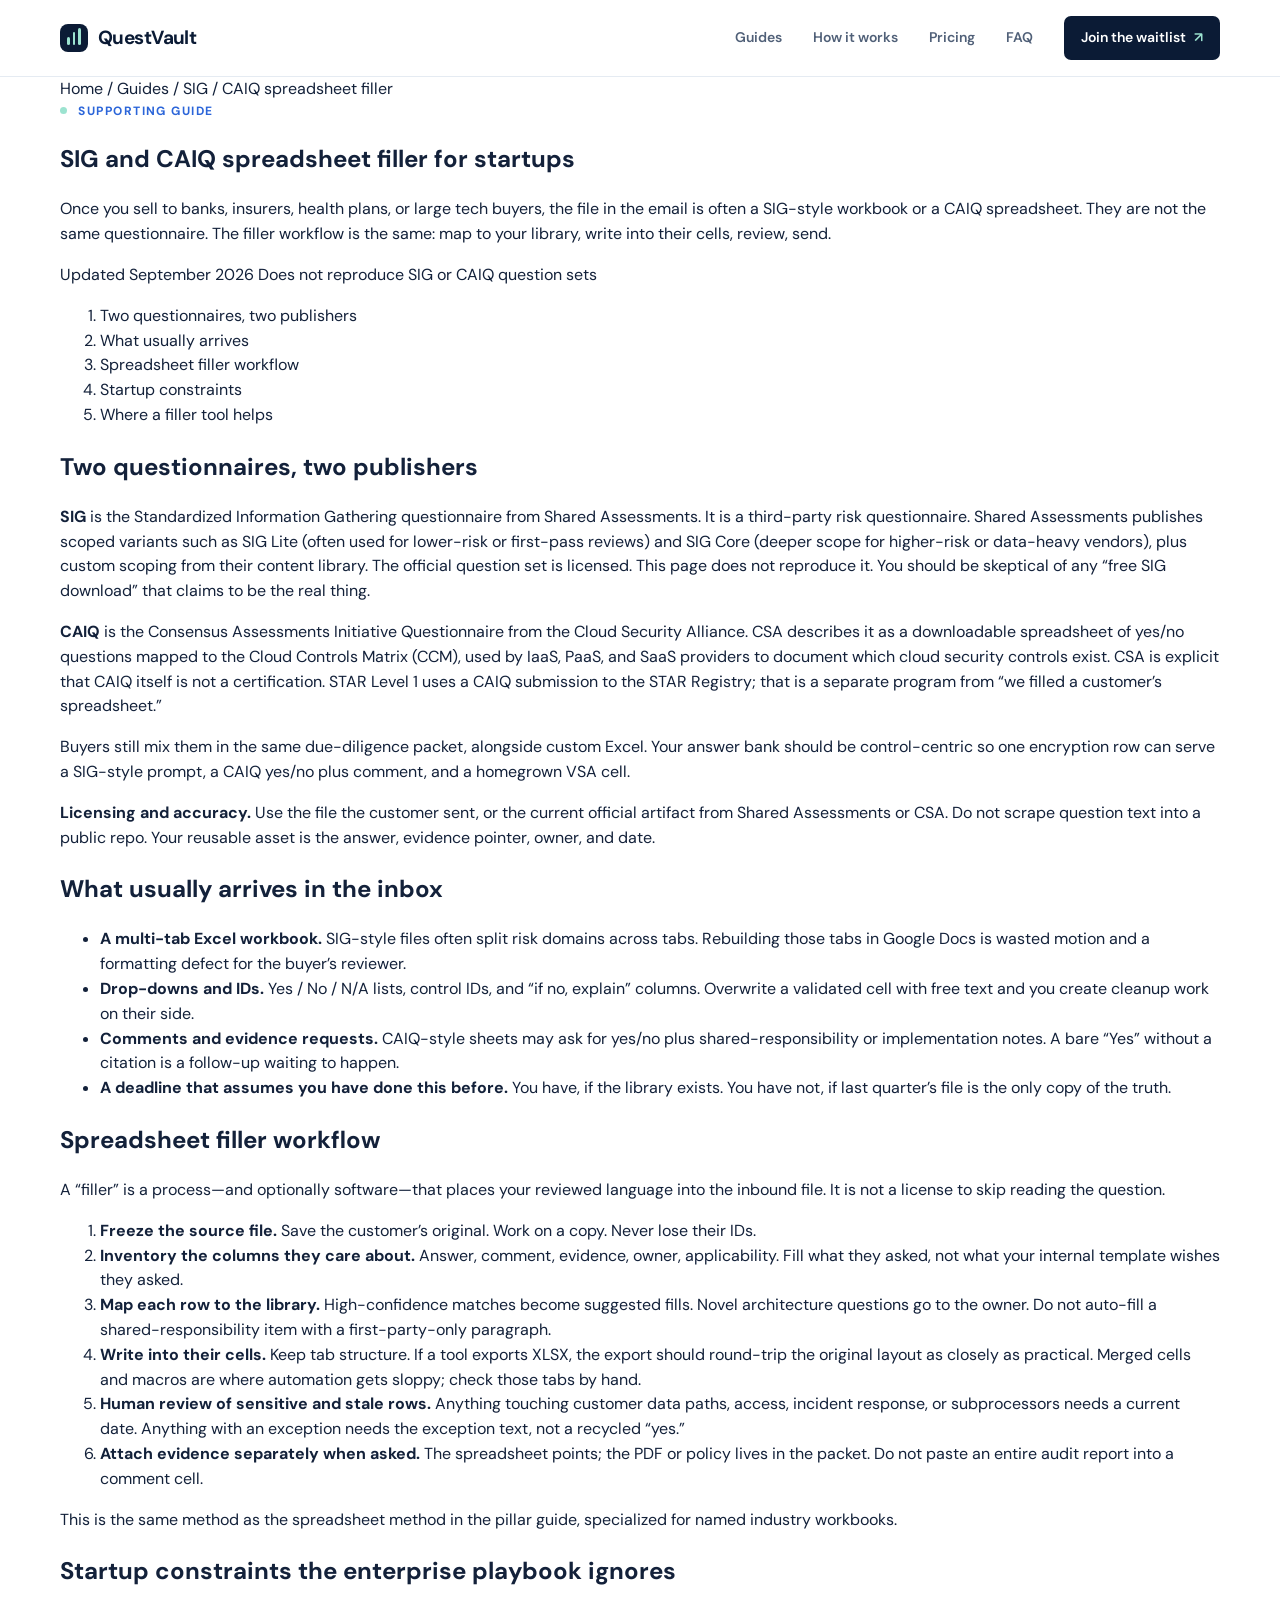
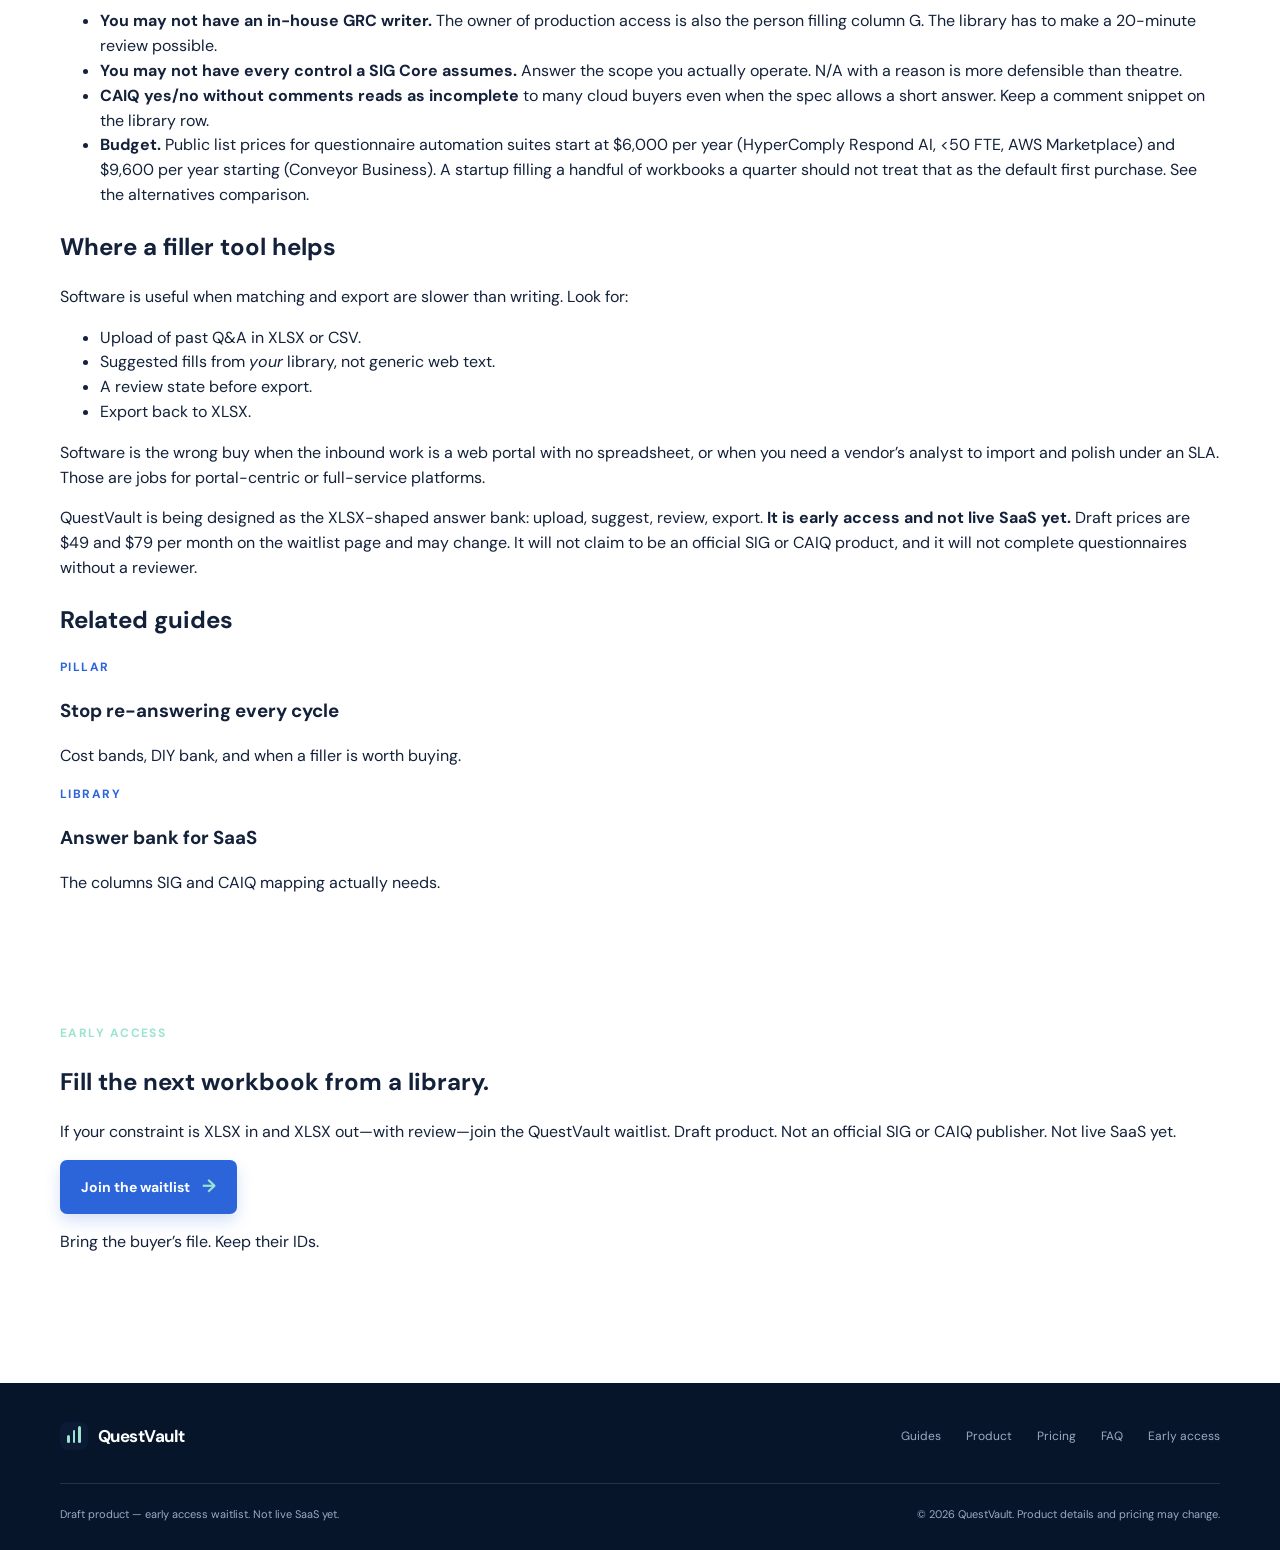
<file: guides/sig-caiq-spreadsheet-filler-for-startups/index.html>
<!doctype html>
<html lang="en">
<head>
  <meta charset="utf-8">
  <meta name="viewport" content="width=device-width, initial-scale=1">
  <meta name="theme-color" content="#0b1b35">
  <meta name="description" content="How startups fill SIG and CAIQ security spreadsheets: keep the buyer’s workbook, map rows to a reviewed answer library, and skip unofficial question-set downloads.">
  <meta property="og:title" content="SIG and CAIQ spreadsheet filler for startups">
  <meta property="og:description" content="SIG (Shared Assessments) and CAIQ (Cloud Security Alliance) are different questionnaires. Both usually arrive as spreadsheets. Fill them from a library—do not rebuild the file.">
  <meta property="og:type" content="article">
  <meta property="og:url" content="https://bradkissler-lgtm.github.io/questvault-waitlist-landing/guides/sig-caiq-spreadsheet-filler-for-startups/">
  <link rel="canonical" href="https://bradkissler-lgtm.github.io/questvault-waitlist-landing/guides/sig-caiq-spreadsheet-filler-for-startups/">
  <title>SIG and CAIQ spreadsheet filler for startups | QuestVault</title>
  <link rel="preconnect" href="https://fonts.googleapis.com">
  <link rel="preconnect" href="https://fonts.gstatic.com" crossorigin>
  <link href="https://fonts.googleapis.com/css2?family=DM+Sans:wght@400;500;600;700&family=Manrope:wght@700;800&display=swap" rel="stylesheet">
  <link rel="stylesheet" href="../../styles.css">
  <script src="../../app.js" defer></script>
  <script type="application/ld+json">
  {"@context":"https://schema.org","@type":"Article","headline":"SIG and CAIQ spreadsheet filler for startups","dateModified":"2026-09-18","publisher":{"@type":"Organization","name":"QuestVault"}}
  </script>
</head>
<body>
  <header class="site-header">
    <div class="container nav-wrap">
      <a class="brand" href="../../" aria-label="QuestVault home">
        <span class="brand-mark" aria-hidden="true"><span></span><span></span><span></span></span>
        <span>QuestVault</span>
      </a>
      <button class="menu-toggle" type="button" aria-expanded="false" aria-controls="site-nav"><span class="sr-only">Toggle navigation</span><i></i><i></i><i></i></button>
      <nav id="site-nav" class="site-nav" aria-label="Main navigation">
        <a href="../">Guides</a>
        <a href="../../#how-it-works">How it works</a>
        <a href="../../#pricing">Pricing</a>
        <a href="../../#faq">FAQ</a>
        <a class="nav-cta" href="https://bradkissler-lgtm.github.io/questvault-waitlist-landing/?utm_source=seo&amp;utm_medium=organic&amp;utm_campaign=week1_support#waitlist">Join the waitlist <span aria-hidden="true">↗</span></a>
      </nav>
    </div>
  </header>

  <main>
    <section class="guide-hero">
      <div class="container">
        <nav class="breadcrumb" aria-label="Breadcrumb">
          <a href="../../">Home</a>
          <span aria-hidden="true">/</span>
          <a href="../">Guides</a>
          <span aria-hidden="true">/</span>
          <span>SIG / CAIQ spreadsheet filler</span>
        </nav>
        <p class="eyebrow"><span class="eyebrow-dot"></span> Supporting guide</p>
        <h1>SIG and CAIQ spreadsheet filler for startups</h1>
        <p class="guide-lede">Once you sell to banks, insurers, health plans, or large tech buyers, the file in the email is often a SIG-style workbook or a CAIQ spreadsheet. They are not the same questionnaire. The filler workflow is the same: map to your library, write into their cells, review, send.</p>
        <div class="guide-meta">
          <span>Updated September 2026</span>
          <span>Does not reproduce SIG or CAIQ question sets</span>
        </div>
      </div>
    </section>

    <article class="container guide-article">
      <ol class="guide-toc" aria-label="On this page">
        <li><a href="#two-questionnaires">Two questionnaires, two publishers</a></li>
        <li><a href="#what-arrives">What usually arrives</a></li>
        <li><a href="#filler-workflow">Spreadsheet filler workflow</a></li>
        <li><a href="#startup-constraints">Startup constraints</a></li>
        <li><a href="#tooling">Where a filler tool helps</a></li>
      </ol>

      <h2 id="two-questionnaires">Two questionnaires, two publishers</h2>
      <p><strong>SIG</strong> is the Standardized Information Gathering questionnaire from <a href="https://sharedassessments.org/">Shared Assessments</a>. It is a third-party risk questionnaire. Shared Assessments publishes scoped variants such as SIG Lite (often used for lower-risk or first-pass reviews) and SIG Core (deeper scope for higher-risk or data-heavy vendors), plus custom scoping from their content library. The official question set is licensed. This page does not reproduce it. You should be skeptical of any “free SIG download” that claims to be the real thing.</p>
      <p><strong>CAIQ</strong> is the Consensus Assessments Initiative Questionnaire from the <a href="https://cloudsecurityalliance.org/blog/2021/09/01/what-is-caiq">Cloud Security Alliance</a>. CSA describes it as a downloadable spreadsheet of yes/no questions mapped to the Cloud Controls Matrix (CCM), used by IaaS, PaaS, and SaaS providers to document which cloud security controls exist. CSA is explicit that CAIQ itself is not a certification. STAR Level 1 uses a CAIQ submission to the STAR Registry; that is a separate program from “we filled a customer’s spreadsheet.”</p>
      <p>Buyers still mix them in the same due-diligence packet, alongside custom Excel. Your <a href="../security-questionnaire-answer-bank-for-saas/">answer bank</a> should be control-centric so one encryption row can serve a SIG-style prompt, a CAIQ yes/no plus comment, and a homegrown VSA cell.</p>
      <div class="guide-note">
        <p><strong>Licensing and accuracy.</strong> Use the file the customer sent, or the current official artifact from Shared Assessments or CSA. Do not scrape question text into a public repo. Your reusable asset is the answer, evidence pointer, owner, and date.</p>
      </div>

      <h2 id="what-arrives">What usually arrives in the inbox</h2>
      <ul>
        <li><strong>A multi-tab Excel workbook.</strong> SIG-style files often split risk domains across tabs. Rebuilding those tabs in Google Docs is wasted motion and a formatting defect for the buyer’s reviewer.</li>
        <li><strong>Drop-downs and IDs.</strong> Yes / No / N/A lists, control IDs, and “if no, explain” columns. Overwrite a validated cell with free text and you create cleanup work on their side.</li>
        <li><strong>Comments and evidence requests.</strong> CAIQ-style sheets may ask for yes/no plus shared-responsibility or implementation notes. A bare “Yes” without a citation is a follow-up waiting to happen.</li>
        <li><strong>A deadline that assumes you have done this before.</strong> You have, if the library exists. You have not, if last quarter’s file is the only copy of the truth.</li>
      </ul>

      <h2 id="filler-workflow">Spreadsheet filler workflow</h2>
      <p>A “filler” is a process—and optionally software—that places your reviewed language into the inbound file. It is not a license to skip reading the question.</p>
      <ol>
        <li><strong>Freeze the source file.</strong> Save the customer’s original. Work on a copy. Never lose their IDs.</li>
        <li><strong>Inventory the columns they care about.</strong> Answer, comment, evidence, owner, applicability. Fill what they asked, not what your internal template wishes they asked.</li>
        <li><strong>Map each row to the library.</strong> High-confidence matches become suggested fills. Novel architecture questions go to the owner. Do not auto-fill a shared-responsibility item with a first-party-only paragraph.</li>
        <li><strong>Write into their cells.</strong> Keep tab structure. If a tool exports XLSX, the export should round-trip the original layout as closely as practical. Merged cells and macros are where automation gets sloppy; check those tabs by hand.</li>
        <li><strong>Human review of sensitive and stale rows.</strong> Anything touching customer data paths, access, incident response, or subprocessors needs a current date. Anything with an exception needs the exception text, not a recycled “yes.”</li>
        <li><strong>Attach evidence separately when asked.</strong> The spreadsheet points; the PDF or policy lives in the packet. Do not paste an entire audit report into a comment cell.</li>
      </ol>
      <p>This is the same method as the <a href="../stop-reanswering-security-questionnaires/#spreadsheet-method">spreadsheet method in the pillar guide</a>, specialized for named industry workbooks.</p>

      <h2 id="startup-constraints">Startup constraints the enterprise playbook ignores</h2>
      <ul>
        <li><strong>You may not have an in-house GRC writer.</strong> The owner of production access is also the person filling column G. The library has to make a 20-minute review possible.</li>
        <li><strong>You may not have every control a SIG Core assumes.</strong> Answer the scope you actually operate. N/A with a reason is more defensible than theatre.</li>
        <li><strong>CAIQ yes/no without comments reads as incomplete</strong> to many cloud buyers even when the spec allows a short answer. Keep a comment snippet on the library row.</li>
        <li><strong>Budget.</strong> Public list prices for questionnaire automation suites start at $6,000 per year (HyperComply Respond AI, &lt;50 FTE, AWS Marketplace) and $9,600 per year starting (Conveyor Business). A startup filling a handful of workbooks a quarter should not treat that as the default first purchase. See <a href="../hypercomply-conveyor-alternatives-early-saas/">the alternatives comparison</a>.</li>
      </ul>

      <h2 id="tooling">Where a filler tool helps</h2>
      <p>Software is useful when matching and export are slower than writing. Look for:</p>
      <ul>
        <li>Upload of past Q&amp;A in XLSX or CSV.</li>
        <li>Suggested fills from <em>your</em> library, not generic web text.</li>
        <li>A review state before export.</li>
        <li>Export back to XLSX.</li>
      </ul>
      <p>Software is the wrong buy when the inbound work is a web portal with no spreadsheet, or when you need a vendor’s analyst to import and polish under an SLA. Those are jobs for portal-centric or full-service platforms.</p>
      <p>QuestVault is being designed as the XLSX-shaped answer bank: upload, suggest, review, export. <strong>It is early access and not live SaaS yet.</strong> Draft prices are $49 and $79 per month on the waitlist page and may change. It will not claim to be an official SIG or CAIQ product, and it will not complete questionnaires without a reviewer.</p>

      <div class="related-block">
        <h2>Related guides</h2>
        <div class="related-grid">
          <a class="related-card" href="../stop-reanswering-security-questionnaires/">
            <p class="eyebrow">Pillar</p>
            <h3>Stop re-answering every cycle</h3>
            <p>Cost bands, DIY bank, and when a filler is worth buying.</p>
          </a>
          <a class="related-card" href="../security-questionnaire-answer-bank-for-saas/">
            <p class="eyebrow">Library</p>
            <h3>Answer bank for SaaS</h3>
            <p>The columns SIG and CAIQ mapping actually needs.</p>
          </a>
        </div>
      </div>
    </article>

    <section class="section-pad guide-cta-wrap">
      <div class="container">
        <div class="guide-cta-card">
          <p class="eyebrow eyebrow-light">Early access</p>
          <h2>Fill the next workbook from a library.</h2>
          <p>If your constraint is XLSX in and XLSX out—with review—join the QuestVault waitlist. Draft product. Not an official SIG or CAIQ publisher. Not live SaaS yet.</p>
          <a class="button button-primary" href="https://bradkissler-lgtm.github.io/questvault-waitlist-landing/?utm_source=seo&amp;utm_medium=organic&amp;utm_campaign=week1_support#waitlist">Join the waitlist <span aria-hidden="true">→</span></a>
          <p class="guide-cta-note">Bring the buyer’s file. Keep their IDs.</p>
        </div>
      </div>
    </section>
  </main>

  <footer class="site-footer">
    <div class="container footer-top">
      <a class="brand brand-footer" href="../../"><span class="brand-mark" aria-hidden="true"><span></span><span></span><span></span></span><span>QuestVault</span></a>
      <div class="footer-links">
        <a href="../">Guides</a>
        <a href="../../#how-it-works">Product</a>
        <a href="../../#pricing">Pricing</a>
        <a href="../../#faq">FAQ</a>
        <a href="https://bradkissler-lgtm.github.io/questvault-waitlist-landing/?utm_source=seo&amp;utm_medium=organic&amp;utm_campaign=week1_support#waitlist">Early access</a>
      </div>
    </div>
    <div class="container footer-bottom">
      <p>Draft product — early access waitlist. Not live SaaS yet.</p>
      <p>© <span id="current-year">2026</span> QuestVault. Product details and pricing may change.</p>
    </div>
  </footer>
</body>
</html>
</file>
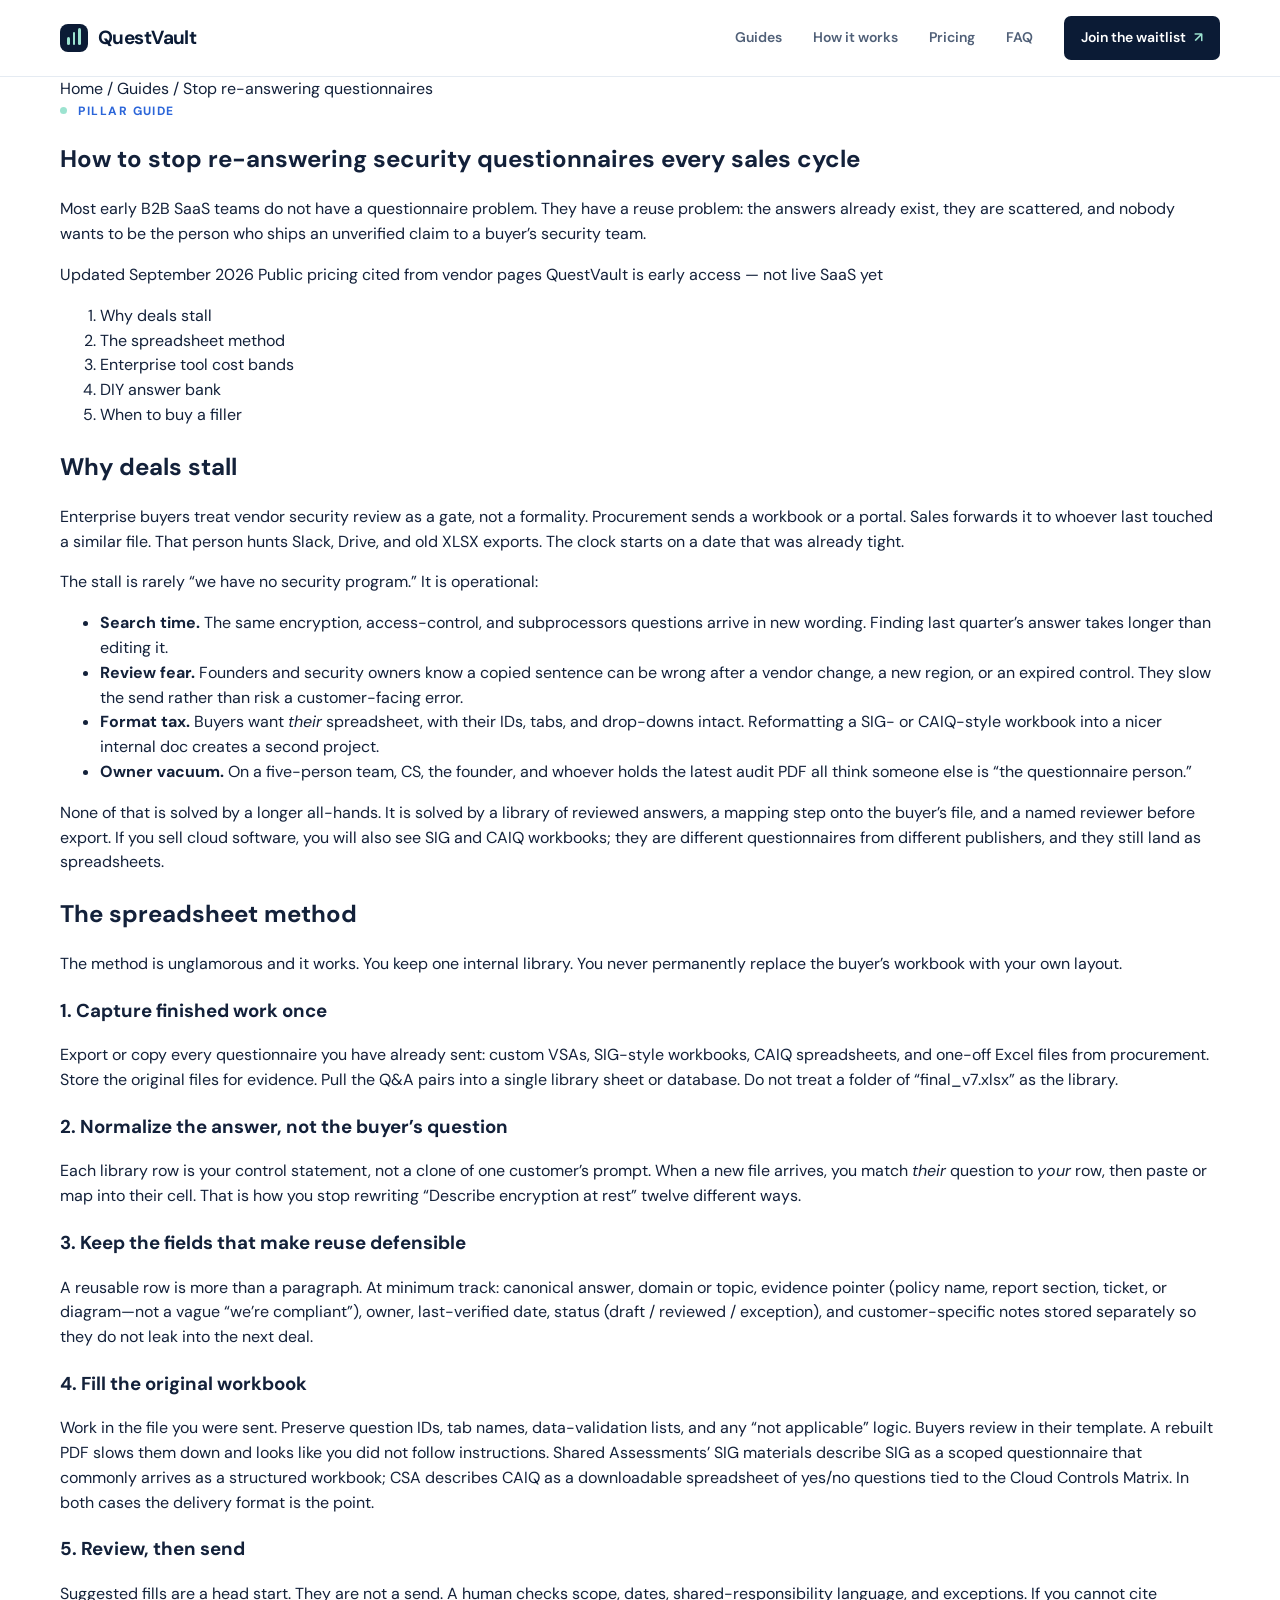
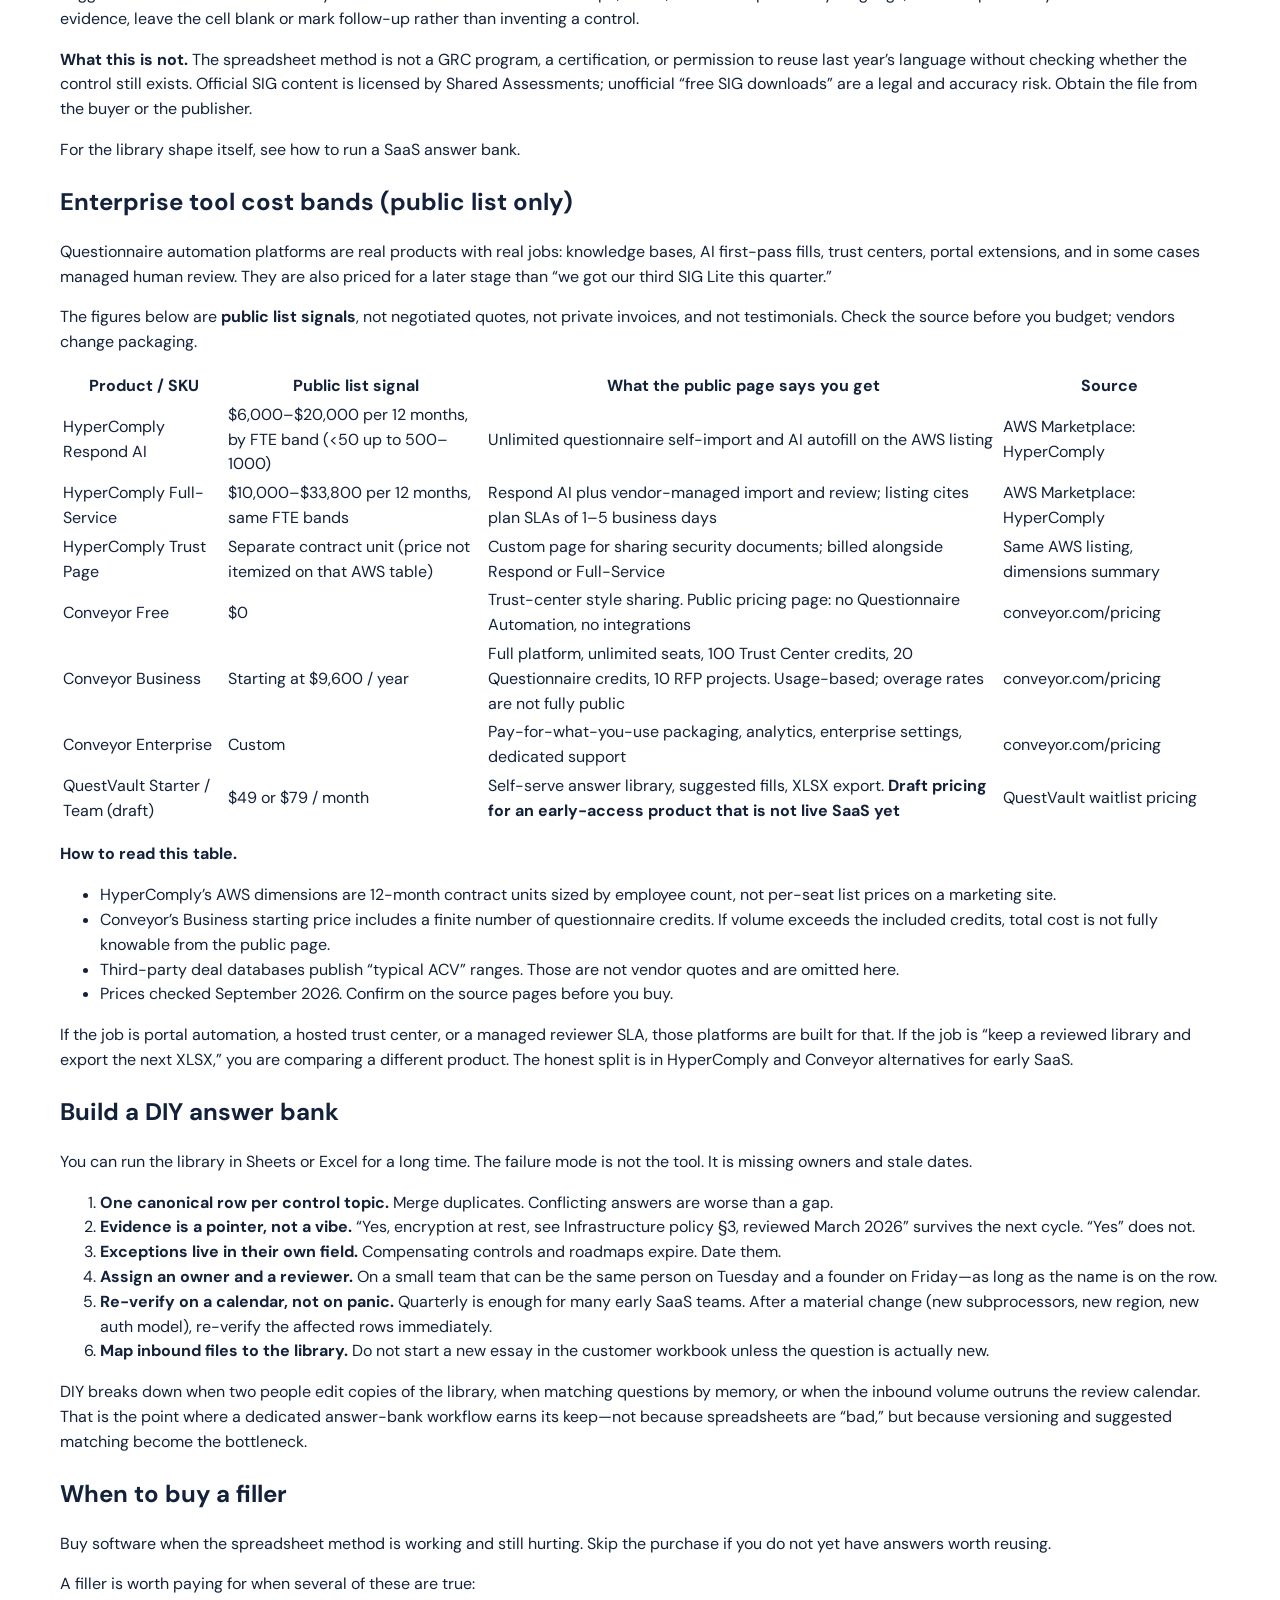
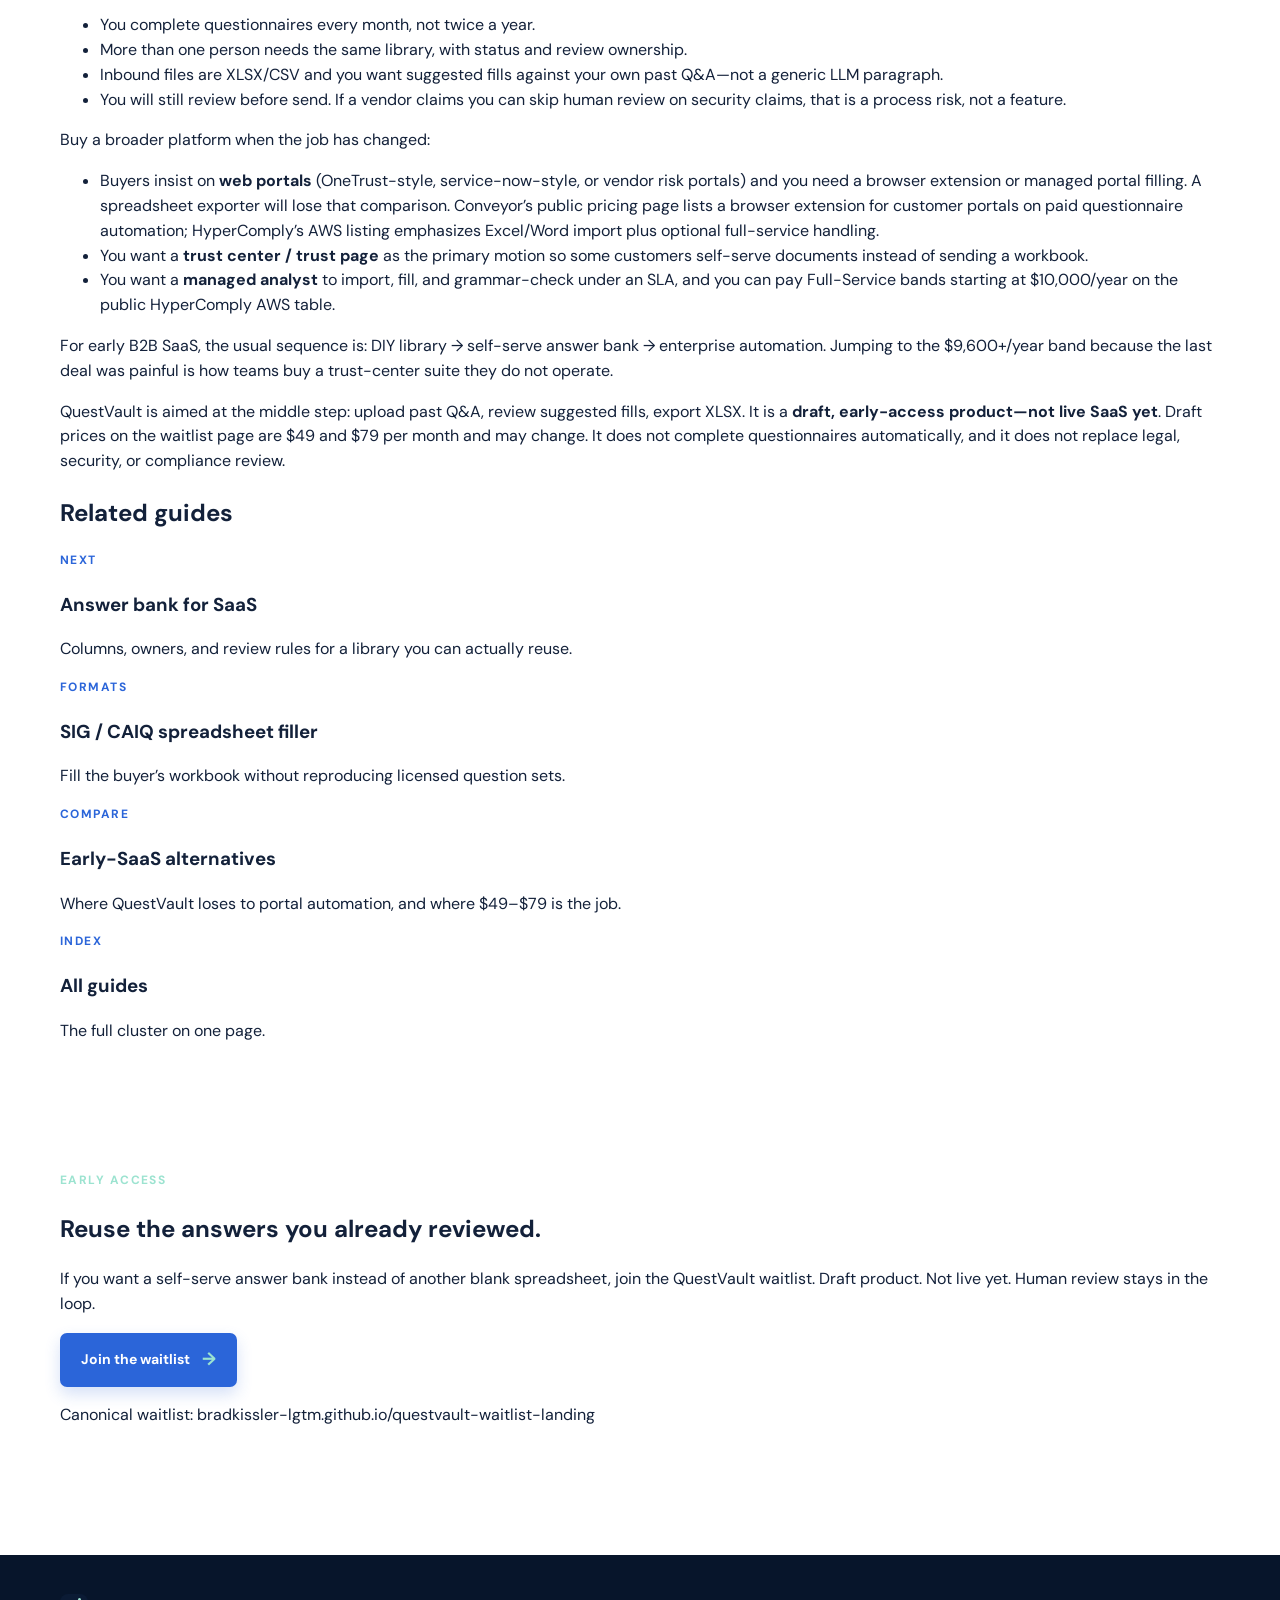
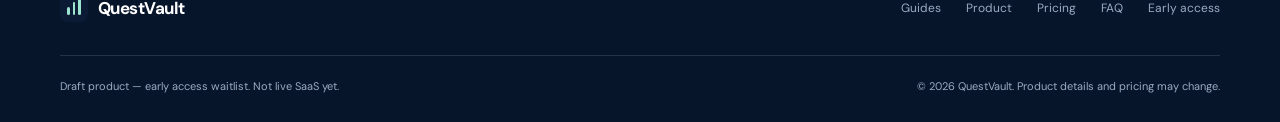
<file: guides/stop-reanswering-security-questionnaires/index.html>
<!doctype html>
<html lang="en">
<head>
  <meta charset="utf-8">
  <meta name="viewport" content="width=device-width, initial-scale=1">
  <meta name="theme-color" content="#0b1b35">
  <meta name="description" content="Stop rewriting security questionnaires every sales cycle. Why deals stall, how the spreadsheet method works, public enterprise cost bands, and when to buy a filler.">
  <meta property="og:title" content="How to stop re-answering security questionnaires every sales cycle">
  <meta property="og:description" content="A practical workflow for early B2B SaaS: reuse reviewed answers, keep human judgment, and compare public questionnaire-tool prices before you buy.">
  <meta property="og:type" content="article">
  <meta property="og:url" content="https://bradkissler-lgtm.github.io/questvault-waitlist-landing/guides/stop-reanswering-security-questionnaires/">
  <link rel="canonical" href="https://bradkissler-lgtm.github.io/questvault-waitlist-landing/guides/stop-reanswering-security-questionnaires/">
  <title>How to stop re-answering security questionnaires every sales cycle | QuestVault</title>
  <link rel="preconnect" href="https://fonts.googleapis.com">
  <link rel="preconnect" href="https://fonts.gstatic.com" crossorigin>
  <link href="https://fonts.googleapis.com/css2?family=DM+Sans:wght@400;500;600;700&family=Manrope:wght@700;800&display=swap" rel="stylesheet">
  <link rel="stylesheet" href="../../styles.css">
  <script src="../../app.js" defer></script>
  <script type="application/ld+json">
  {"@context":"https://schema.org","@type":"Article","headline":"How to stop re-answering security questionnaires every sales cycle","dateModified":"2026-09-18","publisher":{"@type":"Organization","name":"QuestVault"}}
  </script>
</head>
<body>
  <header class="site-header">
    <div class="container nav-wrap">
      <a class="brand" href="../../" aria-label="QuestVault home">
        <span class="brand-mark" aria-hidden="true"><span></span><span></span><span></span></span>
        <span>QuestVault</span>
      </a>
      <button class="menu-toggle" type="button" aria-expanded="false" aria-controls="site-nav"><span class="sr-only">Toggle navigation</span><i></i><i></i><i></i></button>
      <nav id="site-nav" class="site-nav" aria-label="Main navigation">
        <a href="../">Guides</a>
        <a href="../../#how-it-works">How it works</a>
        <a href="../../#pricing">Pricing</a>
        <a href="../../#faq">FAQ</a>
        <a class="nav-cta" href="https://bradkissler-lgtm.github.io/questvault-waitlist-landing/?utm_source=seo&amp;utm_medium=organic&amp;utm_campaign=week1_pillar#waitlist">Join the waitlist <span aria-hidden="true">↗</span></a>
      </nav>
    </div>
  </header>

  <main>
    <section class="guide-hero">
      <div class="container">
        <nav class="breadcrumb" aria-label="Breadcrumb">
          <a href="../../">Home</a>
          <span aria-hidden="true">/</span>
          <a href="../">Guides</a>
          <span aria-hidden="true">/</span>
          <span>Stop re-answering questionnaires</span>
        </nav>
        <p class="eyebrow"><span class="eyebrow-dot"></span> Pillar guide</p>
        <h1>How to stop re-answering security questionnaires every sales cycle</h1>
        <p class="guide-lede">Most early B2B SaaS teams do not have a questionnaire problem. They have a reuse problem: the answers already exist, they are scattered, and nobody wants to be the person who ships an unverified claim to a buyer’s security team.</p>
        <div class="guide-meta">
          <span>Updated September 2026</span>
          <span>Public pricing cited from vendor pages</span>
          <span>QuestVault is early access — not live SaaS yet</span>
        </div>
      </div>
    </section>

    <article class="container guide-article">
      <ol class="guide-toc" aria-label="On this page">
        <li><a href="#why-deals-stall">Why deals stall</a></li>
        <li><a href="#spreadsheet-method">The spreadsheet method</a></li>
        <li><a href="#cost-bands">Enterprise tool cost bands</a></li>
        <li><a href="#diy-answer-bank">DIY answer bank</a></li>
        <li><a href="#when-to-buy">When to buy a filler</a></li>
      </ol>

      <h2 id="why-deals-stall">Why deals stall</h2>
      <p>Enterprise buyers treat vendor security review as a gate, not a formality. Procurement sends a workbook or a portal. Sales forwards it to whoever last touched a similar file. That person hunts Slack, Drive, and old XLSX exports. The clock starts on a date that was already tight.</p>
      <p>The stall is rarely “we have no security program.” It is operational:</p>
      <ul>
        <li><strong>Search time.</strong> The same encryption, access-control, and subprocessors questions arrive in new wording. Finding last quarter’s answer takes longer than editing it.</li>
        <li><strong>Review fear.</strong> Founders and security owners know a copied sentence can be wrong after a vendor change, a new region, or an expired control. They slow the send rather than risk a customer-facing error.</li>
        <li><strong>Format tax.</strong> Buyers want <em>their</em> spreadsheet, with their IDs, tabs, and drop-downs intact. Reformatting a SIG- or CAIQ-style workbook into a nicer internal doc creates a second project.</li>
        <li><strong>Owner vacuum.</strong> On a five-person team, CS, the founder, and whoever holds the latest audit PDF all think someone else is “the questionnaire person.”</li>
      </ul>
      <p>None of that is solved by a longer all-hands. It is solved by a library of reviewed answers, a mapping step onto the buyer’s file, and a named reviewer before export. If you sell cloud software, you will also see <a href="../sig-caiq-spreadsheet-filler-for-startups/">SIG and CAIQ workbooks</a>; they are different questionnaires from different publishers, and they still land as spreadsheets.</p>

      <h2 id="spreadsheet-method">The spreadsheet method</h2>
      <p>The method is unglamorous and it works. You keep one internal library. You never permanently replace the buyer’s workbook with your own layout.</p>
      <h3>1. Capture finished work once</h3>
      <p>Export or copy every questionnaire you have already sent: custom VSAs, SIG-style workbooks, CAIQ spreadsheets, and one-off Excel files from procurement. Store the original files for evidence. Pull the Q&amp;A pairs into a single library sheet or database. Do not treat a folder of “final_v7.xlsx” as the library.</p>
      <h3>2. Normalize the answer, not the buyer’s question</h3>
      <p>Each library row is your control statement, not a clone of one customer’s prompt. When a new file arrives, you match <em>their</em> question to <em>your</em> row, then paste or map into their cell. That is how you stop rewriting “Describe encryption at rest” twelve different ways.</p>
      <h3>3. Keep the fields that make reuse defensible</h3>
      <p>A reusable row is more than a paragraph. At minimum track: canonical answer, domain or topic, evidence pointer (policy name, report section, ticket, or diagram—not a vague “we’re compliant”), owner, last-verified date, status (draft / reviewed / exception), and customer-specific notes stored separately so they do not leak into the next deal.</p>
      <h3>4. Fill the original workbook</h3>
      <p>Work in the file you were sent. Preserve question IDs, tab names, data-validation lists, and any “not applicable” logic. Buyers review in their template. A rebuilt PDF slows them down and looks like you did not follow instructions. Shared Assessments’ SIG materials describe SIG as a scoped questionnaire that commonly arrives as a structured workbook; <a href="https://cloudsecurityalliance.org/blog/2021/09/01/what-is-caiq">CSA describes CAIQ</a> as a downloadable spreadsheet of yes/no questions tied to the Cloud Controls Matrix. In both cases the delivery format is the point.</p>
      <h3>5. Review, then send</h3>
      <p>Suggested fills are a head start. They are not a send. A human checks scope, dates, shared-responsibility language, and exceptions. If you cannot cite evidence, leave the cell blank or mark follow-up rather than inventing a control.</p>
      <div class="guide-note">
        <p><strong>What this is not.</strong> The spreadsheet method is not a GRC program, a certification, or permission to reuse last year’s language without checking whether the control still exists. Official SIG content is licensed by Shared Assessments; unofficial “free SIG downloads” are a legal and accuracy risk. Obtain the file from the buyer or the publisher.</p>
      </div>
      <p>For the library shape itself, see <a href="../security-questionnaire-answer-bank-for-saas/">how to run a SaaS answer bank</a>.</p>

      <h2 id="cost-bands">Enterprise tool cost bands (public list only)</h2>
      <p>Questionnaire automation platforms are real products with real jobs: knowledge bases, AI first-pass fills, trust centers, portal extensions, and in some cases managed human review. They are also priced for a later stage than “we got our third SIG Lite this quarter.”</p>
      <p>The figures below are <strong>public list signals</strong>, not negotiated quotes, not private invoices, and not testimonials. Check the source before you budget; vendors change packaging.</p>
      <div class="table-wrap">
        <table>
          <thead>
            <tr>
              <th>Product / SKU</th>
              <th>Public list signal</th>
              <th>What the public page says you get</th>
              <th>Source</th>
            </tr>
          </thead>
          <tbody>
            <tr>
              <td>HyperComply Respond AI</td>
              <td>$6,000–$20,000 per 12 months, by FTE band (&lt;50 up to 500–1000)</td>
              <td>Unlimited questionnaire self-import and AI autofill on the AWS listing</td>
              <td><a href="https://aws.amazon.com/marketplace/pp/prodview-v4iwswtkpxj6k">AWS Marketplace: HyperComply</a></td>
            </tr>
            <tr>
              <td>HyperComply Full-Service</td>
              <td>$10,000–$33,800 per 12 months, same FTE bands</td>
              <td>Respond AI plus vendor-managed import and review; listing cites plan SLAs of 1–5 business days</td>
              <td><a href="https://aws.amazon.com/marketplace/pp/prodview-v4iwswtkpxj6k">AWS Marketplace: HyperComply</a></td>
            </tr>
            <tr>
              <td>HyperComply Trust Page</td>
              <td>Separate contract unit (price not itemized on that AWS table)</td>
              <td>Custom page for sharing security documents; billed alongside Respond or Full-Service</td>
              <td>Same AWS listing, dimensions summary</td>
            </tr>
            <tr>
              <td>Conveyor Free</td>
              <td>$0</td>
              <td>Trust-center style sharing. Public pricing page: no Questionnaire Automation, no integrations</td>
              <td><a href="https://www.conveyor.com/pricing">conveyor.com/pricing</a></td>
            </tr>
            <tr>
              <td>Conveyor Business</td>
              <td>Starting at $9,600 / year</td>
              <td>Full platform, unlimited seats, 100 Trust Center credits, 20 Questionnaire credits, 10 RFP projects. Usage-based; overage rates are not fully public</td>
              <td><a href="https://www.conveyor.com/pricing">conveyor.com/pricing</a></td>
            </tr>
            <tr>
              <td>Conveyor Enterprise</td>
              <td>Custom</td>
              <td>Pay-for-what-you-use packaging, analytics, enterprise settings, dedicated support</td>
              <td><a href="https://www.conveyor.com/pricing">conveyor.com/pricing</a></td>
            </tr>
            <tr>
              <td>QuestVault Starter / Team (draft)</td>
              <td>$49 or $79 / month</td>
              <td>Self-serve answer library, suggested fills, XLSX export. <strong>Draft pricing for an early-access product that is not live SaaS yet</strong></td>
              <td><a href="https://bradkissler-lgtm.github.io/questvault-waitlist-landing/#pricing">QuestVault waitlist pricing</a></td>
            </tr>
          </tbody>
        </table>
      </div>
      <div class="source-box">
        <p><strong>How to read this table.</strong></p>
        <ul>
          <li>HyperComply’s AWS dimensions are 12-month contract units sized by employee count, not per-seat list prices on a marketing site.</li>
          <li>Conveyor’s Business starting price includes a finite number of questionnaire credits. If volume exceeds the included credits, total cost is not fully knowable from the public page.</li>
          <li>Third-party deal databases publish “typical ACV” ranges. Those are not vendor quotes and are omitted here.</li>
          <li>Prices checked September 2026. Confirm on the source pages before you buy.</li>
        </ul>
      </div>
      <p>If the job is portal automation, a hosted trust center, or a managed reviewer SLA, those platforms are built for that. If the job is “keep a reviewed library and export the next XLSX,” you are comparing a different product. The honest split is in <a href="../hypercomply-conveyor-alternatives-early-saas/">HyperComply and Conveyor alternatives for early SaaS</a>.</p>

      <h2 id="diy-answer-bank">Build a DIY answer bank</h2>
      <p>You can run the library in Sheets or Excel for a long time. The failure mode is not the tool. It is missing owners and stale dates.</p>
      <ol>
        <li><strong>One canonical row per control topic.</strong> Merge duplicates. Conflicting answers are worse than a gap.</li>
        <li><strong>Evidence is a pointer, not a vibe.</strong> “Yes, encryption at rest, see Infrastructure policy §3, reviewed March 2026” survives the next cycle. “Yes” does not.</li>
        <li><strong>Exceptions live in their own field.</strong> Compensating controls and roadmaps expire. Date them.</li>
        <li><strong>Assign an owner and a reviewer.</strong> On a small team that can be the same person on Tuesday and a founder on Friday—as long as the name is on the row.</li>
        <li><strong>Re-verify on a calendar, not on panic.</strong> Quarterly is enough for many early SaaS teams. After a material change (new subprocessors, new region, new auth model), re-verify the affected rows immediately.</li>
        <li><strong>Map inbound files to the library.</strong> Do not start a new essay in the customer workbook unless the question is actually new.</li>
      </ol>
      <p>DIY breaks down when two people edit copies of the library, when matching questions by memory, or when the inbound volume outruns the review calendar. That is the point where a dedicated answer-bank workflow earns its keep—not because spreadsheets are “bad,” but because versioning and suggested matching become the bottleneck.</p>

      <h2 id="when-to-buy">When to buy a filler</h2>
      <p>Buy software when the spreadsheet method is working and still hurting. Skip the purchase if you do not yet have answers worth reusing.</p>
      <p>A filler is worth paying for when several of these are true:</p>
      <ul>
        <li>You complete questionnaires every month, not twice a year.</li>
        <li>More than one person needs the same library, with status and review ownership.</li>
        <li>Inbound files are XLSX/CSV and you want suggested fills against your own past Q&amp;A—not a generic LLM paragraph.</li>
        <li>You will still review before send. If a vendor claims you can skip human review on security claims, that is a process risk, not a feature.</li>
      </ul>
      <p>Buy a broader platform when the job has changed:</p>
      <ul>
        <li>Buyers insist on <strong>web portals</strong> (OneTrust-style, service-now-style, or vendor risk portals) and you need a browser extension or managed portal filling. A spreadsheet exporter will lose that comparison. Conveyor’s public pricing page lists a browser extension for customer portals on paid questionnaire automation; HyperComply’s AWS listing emphasizes Excel/Word import plus optional full-service handling.</li>
        <li>You want a <strong>trust center / trust page</strong> as the primary motion so some customers self-serve documents instead of sending a workbook.</li>
        <li>You want a <strong>managed analyst</strong> to import, fill, and grammar-check under an SLA, and you can pay Full-Service bands starting at $10,000/year on the public HyperComply AWS table.</li>
      </ul>
      <p>For early B2B SaaS, the usual sequence is: DIY library → self-serve answer bank → enterprise automation. Jumping to the $9,600+/year band because the last deal was painful is how teams buy a trust-center suite they do not operate.</p>
      <p>QuestVault is aimed at the middle step: upload past Q&amp;A, review suggested fills, export XLSX. It is a <strong>draft, early-access product—not live SaaS yet</strong>. Draft prices on the waitlist page are $49 and $79 per month and may change. It does not complete questionnaires automatically, and it does not replace legal, security, or compliance review.</p>

      <div class="related-block">
        <h2>Related guides</h2>
        <div class="related-grid">
          <a class="related-card" href="../security-questionnaire-answer-bank-for-saas/">
            <p class="eyebrow">Next</p>
            <h3>Answer bank for SaaS</h3>
            <p>Columns, owners, and review rules for a library you can actually reuse.</p>
          </a>
          <a class="related-card" href="../sig-caiq-spreadsheet-filler-for-startups/">
            <p class="eyebrow">Formats</p>
            <h3>SIG / CAIQ spreadsheet filler</h3>
            <p>Fill the buyer’s workbook without reproducing licensed question sets.</p>
          </a>
          <a class="related-card" href="../hypercomply-conveyor-alternatives-early-saas/">
            <p class="eyebrow">Compare</p>
            <h3>Early-SaaS alternatives</h3>
            <p>Where QuestVault loses to portal automation, and where $49–$79 is the job.</p>
          </a>
          <a class="related-card" href="../">
            <p class="eyebrow">Index</p>
            <h3>All guides</h3>
            <p>The full cluster on one page.</p>
          </a>
        </div>
      </div>
    </article>

    <section class="section-pad guide-cta-wrap">
      <div class="container">
        <div class="guide-cta-card">
          <p class="eyebrow eyebrow-light">Early access</p>
          <h2>Reuse the answers you already reviewed.</h2>
          <p>If you want a self-serve answer bank instead of another blank spreadsheet, join the QuestVault waitlist. Draft product. Not live yet. Human review stays in the loop.</p>
          <a class="button button-primary" href="https://bradkissler-lgtm.github.io/questvault-waitlist-landing/?utm_source=seo&amp;utm_medium=organic&amp;utm_campaign=week1_pillar#waitlist">Join the waitlist <span aria-hidden="true">→</span></a>
          <p class="guide-cta-note">Canonical waitlist: bradkissler-lgtm.github.io/questvault-waitlist-landing</p>
        </div>
      </div>
    </section>
  </main>

  <footer class="site-footer">
    <div class="container footer-top">
      <a class="brand brand-footer" href="../../"><span class="brand-mark" aria-hidden="true"><span></span><span></span><span></span></span><span>QuestVault</span></a>
      <div class="footer-links">
        <a href="../">Guides</a>
        <a href="../../#how-it-works">Product</a>
        <a href="../../#pricing">Pricing</a>
        <a href="../../#faq">FAQ</a>
        <a href="https://bradkissler-lgtm.github.io/questvault-waitlist-landing/?utm_source=seo&amp;utm_medium=organic&amp;utm_campaign=week1_pillar#waitlist">Early access</a>
      </div>
    </div>
    <div class="container footer-bottom">
      <p>Draft product — early access waitlist. Not live SaaS yet.</p>
      <p>© <span id="current-year">2026</span> QuestVault. Product details and pricing may change.</p>
    </div>
  </footer>
</body>
</html>
</file>
<file: styles.css>
:root{--navy:#0b1b35;--navy-2:#13294b;--ink:#13213a;--muted:#5b6b82;--line:#dfe6ef;--paper:#f7f9fc;--blue:#2b65d9;--blue-dark:#1c4cab;--teal:#9ce3d0;--amber:#d98b22;--white:#fff;--shadow:0 22px 60px rgba(16,39,73,.12)}
*{box-sizing:border-box}html{scroll-behavior:smooth}body{margin:0;color:var(--ink);background:var(--white);font-family:"DM Sans",system-ui,sans-serif;font-size:16px;line-height:1.55;-webkit-font-smoothing:antialiased}a{color:inherit;text-decoration:none}button,input{font:inherit}.container{width:min(1160px,calc(100% - 40px));margin:0 auto}.section-pad{padding:112px 0}.sr-only{clip:rect(0,0,0,0);clip-path:inset(50%);height:1px;width:1px;overflow:hidden;position:absolute;white-space:nowrap}.site-header{position:sticky;top:0;z-index:20;background:rgba(255,255,255,.92);border-bottom:1px solid rgba(223,230,239,.8);backdrop-filter:blur(14px)}.nav-wrap{height:76px;display:flex;align-items:center;justify-content:space-between}.brand{display:inline-flex;align-items:center;gap:10px;color:var(--navy);font-size:19px;font-weight:700;letter-spacing:-.03em}.brand-mark{width:28px;height:28px;border-radius:8px;background:var(--navy);display:inline-flex;align-items:flex-end;justify-content:center;gap:3px;padding:7px}.brand-mark span{display:block;width:3px;background:var(--teal);border-radius:3px}.brand-mark span:nth-child(1){height:8px}.brand-mark span:nth-child(2){height:13px}.brand-mark span:nth-child(3){height:17px}.site-nav{display:flex;align-items:center;gap:31px;color:#506078;font-size:14px;font-weight:600}.site-nav a{transition:color .2s ease}.site-nav a:hover{color:var(--navy)}.site-nav .nav-cta{color:var(--white);background:var(--navy);padding:11px 17px;border-radius:7px}.site-nav .nav-cta span{color:var(--teal);padding-left:5px}.menu-toggle{display:none;border:0;background:none;padding:8px}.hero{background:linear-gradient(180deg,#fbfcfe 0%,#f6f9fd 100%);padding-top:93px;padding-bottom:98px;overflow:hidden}.hero-grid{display:grid;grid-template-columns:minmax(0,1fr) minmax(460px,1fr);gap:65px;align-items:center}.eyebrow{color:var(--blue);font-size:12px;font-weight:700;letter-spacing:.12em;text-transform:uppercase;margin:0 0 20px}.eyebrow-dot{display:inline-block;width:7px;height:7px;background:var(--teal);border-radius:50%;margin:0 7px 1px 0}.hero h1,.section-intro h2,.pricing-copy h2,.faq-heading h2,.waitlist-copy h2{font-family:Manrope,"DM Sans",sans-serif;letter-spacing:-.055em;line-height:1.08;color:var(--navy)}.hero h1{font-size:clamp(40px,5vw,65px);max-width:630px;margin:0}.hero h1 em{font-style:normal;color:var(--blue)}.hero-lede{font-size:18px;line-height:1.65;color:var(--muted);max-width:600px;margin:27px 0 30px}.hero-actions{display:flex;align-items:center;gap:26px;flex-wrap:wrap}.button{display:inline-flex;align-items:center;justify-content:center;gap:12px;min-height:48px;padding:12px 20px;border:1px solid transparent;border-radius:7px;font-weight:700;font-size:14px;cursor:pointer;transition:background .2s ease,transform .2s ease,border-color .2s ease}.button:hover{transform:translateY(-2px)}.button-primary{background:var(--blue);color:var(--white);box-shadow:0 7px 16px rgba(43,101,217,.2)}.button-primary:hover{background:var(--blue-dark)}.button-primary span{color:var(--teal);font-size:18px}.button-outline{border-color:#b9c5d4;color:var(--navy);background:var(--white)}.button-outline:hover{border-color:var(--blue);color:var(--blue)}.text-link{font-size:14px;font-weight:700;color:var(--navy)}.text-link span{color:var(--blue);font-size:18px;padding-left:5px}.hero-note{color:#7b899a;font-size:12px;margin:24px 0 0}.product-visual{position:relative;min-height:430px;display:flex;align-items:center;justify-content:center}.visual-glow{position:absolute;width:410px;height:370px;border-radius:50%;background:rgba(156,227,208,.28);filter:blur(35px)}.app-window{position:relative;z-index:1;width:100%;max-width:535px;border:1px solid #ccd6e3;border-radius:12px;overflow:hidden;background:#fff;box-shadow:var(--shadow);transform:rotate(1.2deg)}.window-bar{height:38px;display:flex;align-items:center;padding:0 14px;background:#f5f7fa;border-bottom:1px solid #e6ebf1;color:#8a97a9;font-size:9px;font-weight:700;letter-spacing:.08em;text-transform:uppercase}.window-dots{display:flex;gap:5px;margin-right:20px}.window-dots span{width:6px;height:6px;border-radius:50%;background:#cad2dd}.window-dots span:first-child{background:#b6c5d8}.window-label{flex:1}.window-lock{font-size:15px;color:#c2cedc}.window-body{display:flex;min-height:340px}.mock-sidebar{width:93px;background:#112644;padding:21px 14px}.mock-logo{width:17px;height:17px;border-radius:5px;background:var(--teal);margin:0 0 36px}.side-line{height:7px;border-radius:5px;background:rgba(255,255,255,.25);display:block;margin:0 0 17px}.side-line.active{background:#fff}.side-line.short{width:68%}.side-rule{display:block;height:1px;background:rgba(255,255,255,.17);margin:27px 0}.mock-main{flex:1;padding:25px 27px;background:#fbfcfe}.mock-heading{display:flex;justify-content:space-between;align-items:flex-start}.mock-kicker{display:block;font-size:8px;font-weight:800;letter-spacing:.15em;color:#8090a4;margin-bottom:6px}.mock-heading strong{font-family:Manrope,sans-serif;font-size:17px;color:var(--navy)}.mock-avatar{display:grid;place-items:center;width:27px;height:27px;border-radius:50%;background:#e2ebfb;color:var(--blue);font-size:9px;font-weight:700}.mock-stats{display:grid;grid-template-columns:1fr 1fr;gap:10px;margin:24px 0 22px}.mock-stats div{border:1px solid #e4eaf1;padding:10px 11px;border-radius:6px;background:white}.mock-stats span{display:block;color:#8a97a9;font-size:9px;margin-bottom:2px}.mock-stats b{font-size:16px;color:var(--navy)}.mock-stats b.amber{color:var(--amber)}.mock-table-head{display:grid;grid-template-columns:1fr 66px;color:#9ba8b8;font-size:8px;font-weight:800;letter-spacing:.1em;border-bottom:1px solid #e4eaf1;padding:0 0 8px}.mock-row{display:flex;justify-content:space-between;align-items:center;gap:8px;padding:13px 0;border-bottom:1px solid #edf1f5}.question-line{display:flex;gap:8px;min-width:0}.question-line b{display:block;white-space:nowrap;overflow:hidden;text-overflow:ellipsis;color:#31435d;font-size:10px}.question-line small{display:block;color:#9ba8b8;font-size:8px;margin-top:3px}.question-icon{flex:0 0 15px;width:15px;height:15px;border-radius:4px;display:grid;place-items:center;background:#daf3e7;color:#20855d;font-size:9px;font-weight:bold}.question-icon.pending{background:#fff0d7;color:var(--amber)}.status-pill{font-size:8px;color:#25815e;background:#eaf8f2;border-radius:12px;padding:3px 7px}.pending-pill{color:#aa6d16;background:#fff4e2}.floating-card{position:absolute;right:-22px;bottom:30px;z-index:2;display:flex;align-items:center;gap:10px;padding:13px 17px;background:white;border:1px solid #e0e7ef;border-radius:8px;box-shadow:0 14px 35px rgba(16,39,73,.14);transform:rotate(-2deg)}.floating-check{display:grid;place-items:center;width:27px;height:27px;background:#daf3e7;color:#20855d;border-radius:50%;font-size:14px}.floating-card b{display:block;color:var(--navy);font-size:11px}.floating-card small{display:block;color:#8a97a9;font-size:10px;margin-top:1px}.trust-strip{border-top:1px solid #e5eaf0;border-bottom:1px solid #e5eaf0;background:#fff}.trust-inner{min-height:74px;display:flex;align-items:center;justify-content:space-between;gap:18px;color:#607087;font-size:12px;font-weight:600}.trust-label{color:#9aa7b8;font-size:11px;font-weight:500}.how-section{background:#fff}.section-intro{display:flex;justify-content:space-between;align-items:flex-end;gap:45px;margin-bottom:54px}.section-intro h2,.pricing-copy h2,.faq-heading h2{font-size:clamp(30px,4vw,46px);margin:0;max-width:610px}.section-intro>p{color:var(--muted);max-width:325px;margin:0 0 3px;font-size:15px}.steps-grid{display:grid;grid-template-columns:repeat(3,1fr);gap:18px}.step-card{position:relative;padding:29px 28px 31px;border:1px solid var(--line);border-radius:9px;min-height:340px;transition:box-shadow .2s ease,transform .2s ease}.step-card:hover{box-shadow:0 14px 35px rgba(16,39,73,.08);transform:translateY(-3px)}.step-number{color:#a4b1c1;font-size:12px;font-weight:700;letter-spacing:.1em}.step-icon{height:64px;width:64px;border-radius:12px;background:#edf3ff;margin:28px 0 25px;position:relative}.upload-icon:before{content:"";position:absolute;left:19px;top:19px;width:23px;height:26px;border:2px solid var(--blue);border-radius:3px}.upload-icon span:before{content:"↑";position:absolute;color:var(--blue);font-size:21px;font-weight:700;left:25px;top:15px;background:#edf3ff;line-height:20px}.upload-icon i{position:absolute;left:13px;right:13px;bottom:13px;border-bottom:2px solid var(--blue)}.match-icon{display:flex;align-items:center;justify-content:center;gap:3px}.match-icon span{display:block;width:13px;height:26px;border:2px solid var(--blue);border-radius:3px}.match-icon span:nth-child(2){height:36px;background:var(--blue)}.match-icon span:nth-child(2):after{content:"";display:block;width:17px;height:2px;background:var(--teal);transform:translate(-4px,14px)}.review-icon:before{content:"";position:absolute;left:17px;top:17px;width:27px;height:27px;border:2px solid var(--blue);border-radius:50%}.review-icon span{position:absolute;left:25px;top:16px;color:var(--blue);font-weight:700;font-size:20px}.review-icon i{position:absolute;width:17px;border-bottom:2px solid var(--blue);transform:rotate(45deg);left:39px;top:45px}.step-card h3{font-family:Manrope,sans-serif;font-size:18px;letter-spacing:-.03em;color:var(--navy);margin:0 0 9px}.step-card p{font-size:14px;color:var(--muted);margin:0;line-height:1.6}.step-link{position:absolute;bottom:28px;color:var(--blue);font-size:12px;font-weight:700}.step-link span{font-size:17px;margin-left:4px}.pricing-section{background:var(--paper);border-top:1px solid #edf1f5;border-bottom:1px solid #edf1f5}.pricing-layout{display:grid;grid-template-columns:290px 1fr;gap:95px;align-items:center}.pricing-copy p:not(.eyebrow){color:var(--muted);font-size:15px;line-height:1.65;margin:22px 0 28px}.plans{display:grid;grid-template-columns:1fr 1fr;gap:17px}.plan-card{background:#fff;border:1px solid var(--line);border-radius:9px;padding:28px 27px;position:relative}.plan-card.featured{border:2px solid var(--blue);padding:27px 26px;box-shadow:0 15px 35px rgba(43,101,217,.1)}.plan-badge{position:absolute;right:19px;top:-13px;border-radius:20px;background:var(--blue);color:white;padding:4px 11px;font-size:10px;font-weight:700}.plan-top{display:flex;justify-content:space-between;gap:15px;min-height:103px}.plan-card h3{font-family:Manrope,sans-serif;font-size:20px;color:var(--navy);margin:0 0 7px}.plan-card p{font-size:12px;color:var(--muted);line-height:1.5;margin:0;max-width:175px}.price{white-space:nowrap;text-align:right;color:var(--navy)}.price strong{display:block;font-family:Manrope,sans-serif;font-size:31px;letter-spacing:-.05em}.price span{display:block;color:#8c99aa;font-size:10px}.plan-card ul{list-style:none;padding:19px 0 23px;margin:0;border-top:1px solid #edf1f5}.plan-card li{font-size:12px;color:#58697f;line-height:1.45;margin:0 0 11px;padding-left:18px;position:relative}.plan-card li:before{content:"✓";position:absolute;left:0;color:#2a9b72;font-weight:bold}.plan-card .button{width:100%;min-height:43px}.pricing-note{font-size:12px;color:#8896a8;margin:32px 0 0;text-align:center}.pricing-note strong{color:#65758a}.faq-section{background:#fff}.faq-layout{display:grid;grid-template-columns:310px 1fr;gap:130px}.faq-heading p:not(.eyebrow){color:var(--muted);font-size:14px;margin-top:24px}.faq-list{border-top:1px solid var(--line)}details{border-bottom:1px solid var(--line)}summary{list-style:none;cursor:pointer;display:flex;justify-content:space-between;gap:30px;align-items:center;padding:21px 2px;font-family:Manrope,sans-serif;font-size:16px;color:var(--navy);font-weight:700;letter-spacing:-.025em}summary::-webkit-details-marker{display:none}summary span{font-family:"DM Sans",sans-serif;font-weight:400;color:var(--blue);font-size:22px;transition:transform .2s ease}details[open] summary span{transform:rotate(45deg)}details p{color:var(--muted);font-size:14px;line-height:1.65;max-width:680px;padding:0 35px 22px 2px;margin:0}.waitlist-section{padding-top:0;background:#fff}.waitlist-card{display:grid;grid-template-columns:1fr 1fr;gap:80px;align-items:center;background:var(--navy);border-radius:11px;padding:63px 72px;position:relative;overflow:hidden}.waitlist-card:after{content:"";position:absolute;width:300px;height:300px;border:1px solid rgba(156,227,208,.2);border-radius:50%;right:-100px;top:-160px;box-shadow:0 0 0 30px rgba(156,227,208,.04),0 0 0 60px rgba(156,227,208,.025)}.waitlist-copy,.form-panel{position:relative;z-index:1}.eyebrow-light{color:var(--teal)}.waitlist-copy h2{color:#fff;font-size:clamp(28px,3vw,40px);max-width:500px;margin:0 0 18px}.waitlist-copy>p:last-child{color:#b4c4d8;max-width:470px;font-size:15px;margin:0}.form-panel{background:#fff;border-radius:8px;padding:25px 26px}.form-panel label:not(.consent){display:block;color:var(--navy);font-size:12px;font-weight:700;margin-bottom:8px}.input-row{display:flex;gap:8px}.input-row input{width:100%;min-width:0;border:1px solid #cbd6e3;border-radius:6px;padding:11px 13px;color:var(--navy);font-size:14px;outline:none}.input-row input:focus{border-color:var(--blue);box-shadow:0 0 0 3px rgba(43,101,217,.12)}.input-row input[aria-invalid=true]{border-color:#c25454}.button-light{background:var(--blue);color:#fff;white-space:nowrap}.button-light:hover{background:var(--blue-dark)}.button-light span{color:var(--teal);font-size:17px}.consent{display:flex;align-items:flex-start;gap:8px;color:#728197;font-size:11px;margin-top:15px}.consent input{accent-color:var(--blue);margin:3px 0 0}.form-hint{color:#9aa7b8;font-size:10px;margin:9px 0 0}.form-message{font-size:12px;color:#b34b4b;margin:9px 0 0;min-height:18px}.success-state{text-align:center;padding:5px 0 1px}.success-icon{display:grid;place-items:center;width:42px;height:42px;border-radius:50%;margin:0 auto 11px;background:#def4e9;color:#21835d;font-size:22px}.success-state h3{font-family:Manrope,sans-serif;color:var(--navy);font-size:21px;margin:0 0 5px}.success-state p{color:var(--muted);font-size:13px;line-height:1.5;margin:0 auto 13px;max-width:300px}.text-button{border:0;background:transparent;color:var(--blue);font-size:12px;font-weight:700;cursor:pointer}.site-footer{background:#07152b;color:#9aabc1;padding:39px 0 27px}.footer-top,.footer-bottom{display:flex;justify-content:space-between;align-items:center}.brand-footer{color:#fff;font-size:17px}.footer-links{display:flex;gap:25px;font-size:12px}.footer-links a:hover{color:#fff}.footer-bottom{border-top:1px solid rgba(255,255,255,.12);margin-top:33px;padding-top:22px;font-size:11px;gap:20px}.footer-bottom p{margin:0}
@media (max-width:960px){.hero-grid{grid-template-columns:1fr;gap:45px}.hero-copy{max-width:700px}.product-visual{max-width:650px}.pricing-layout{grid-template-columns:1fr;gap:45px}.pricing-copy{max-width:540px}.faq-layout{gap:60px}.waitlist-card{padding:55px 45px;gap:45px}.trust-inner{flex-wrap:wrap;padding:17px 0}.trust-label{width:100%}}
@media (max-width:700px){.container{width:min(100% - 32px,1160px)}.section-pad{padding:76px 0}.nav-wrap{height:68px}.menu-toggle{display:flex;flex-direction:column;gap:4px}.menu-toggle i{display:block;width:21px;height:2px;background:var(--navy);border-radius:3px}.site-nav{display:none;position:absolute;left:16px;right:16px;top:73px;padding:15px;background:#fff;border:1px solid var(--line);border-radius:8px;box-shadow:var(--shadow);flex-direction:column;align-items:stretch;gap:0}.site-nav.is-open{display:flex}.site-nav a{padding:12px 10px}.site-nav .nav-cta{text-align:center;margin-top:7px}.hero{padding-top:67px;padding-bottom:68px}.hero h1{font-size:40px}.hero-lede{font-size:16px;margin-top:22px}.hero-actions{gap:18px}.product-visual{min-height:315px}.app-window{transform:none}.window-body{min-height:245px}.mock-sidebar{width:61px;padding:17px 10px}.mock-main{padding:17px 14px}.mock-logo{margin-bottom:23px}.side-rule{margin:19px 0}.mock-heading strong{font-size:14px}.mock-stats{margin:17px 0}.mock-row{padding:10px 0}.question-line b{font-size:8px}.question-line small{font-size:7px}.status-pill{font-size:7px}.floating-card{right:-5px;bottom:2px}.trust-inner{align-items:flex-start;gap:12px}.trust-inner>span:not(.trust-label){font-size:10px}.section-intro{display:block;margin-bottom:35px}.section-intro>p{margin-top:17px}.steps-grid,.plans{grid-template-columns:1fr}.step-card{min-height:0;padding-bottom:70px}.pricing-layout{gap:32px}.plan-top{min-height:93px}.faq-layout{grid-template-columns:1fr;gap:35px}.faq-heading p:not(.eyebrow){margin-top:17px}.waitlist-card{grid-template-columns:1fr;padding:39px 23px;gap:30px}.waitlist-copy h2{font-size:30px}.input-row{display:block}.input-row .button{width:100%;margin-top:9px}.footer-top,.footer-bottom{display:block}.footer-links{margin-top:24px;gap:16px;flex-wrap:wrap}.footer-bottom{margin-top:25px}.footer-bottom p+p{margin-top:7px}}


.plan-micro {
  margin: 0.5rem 0 0;
  font-size: 0.8rem;
  opacity: 0.75;
  text-align: center;
}
.checkout-banner {
  background: #123a2a;
  color: #e8fff4;
  padding: 0.85rem 0;
  font-size: 0.95rem;
}
.checkout-banner a { color: #9dffc9; }
</file>
